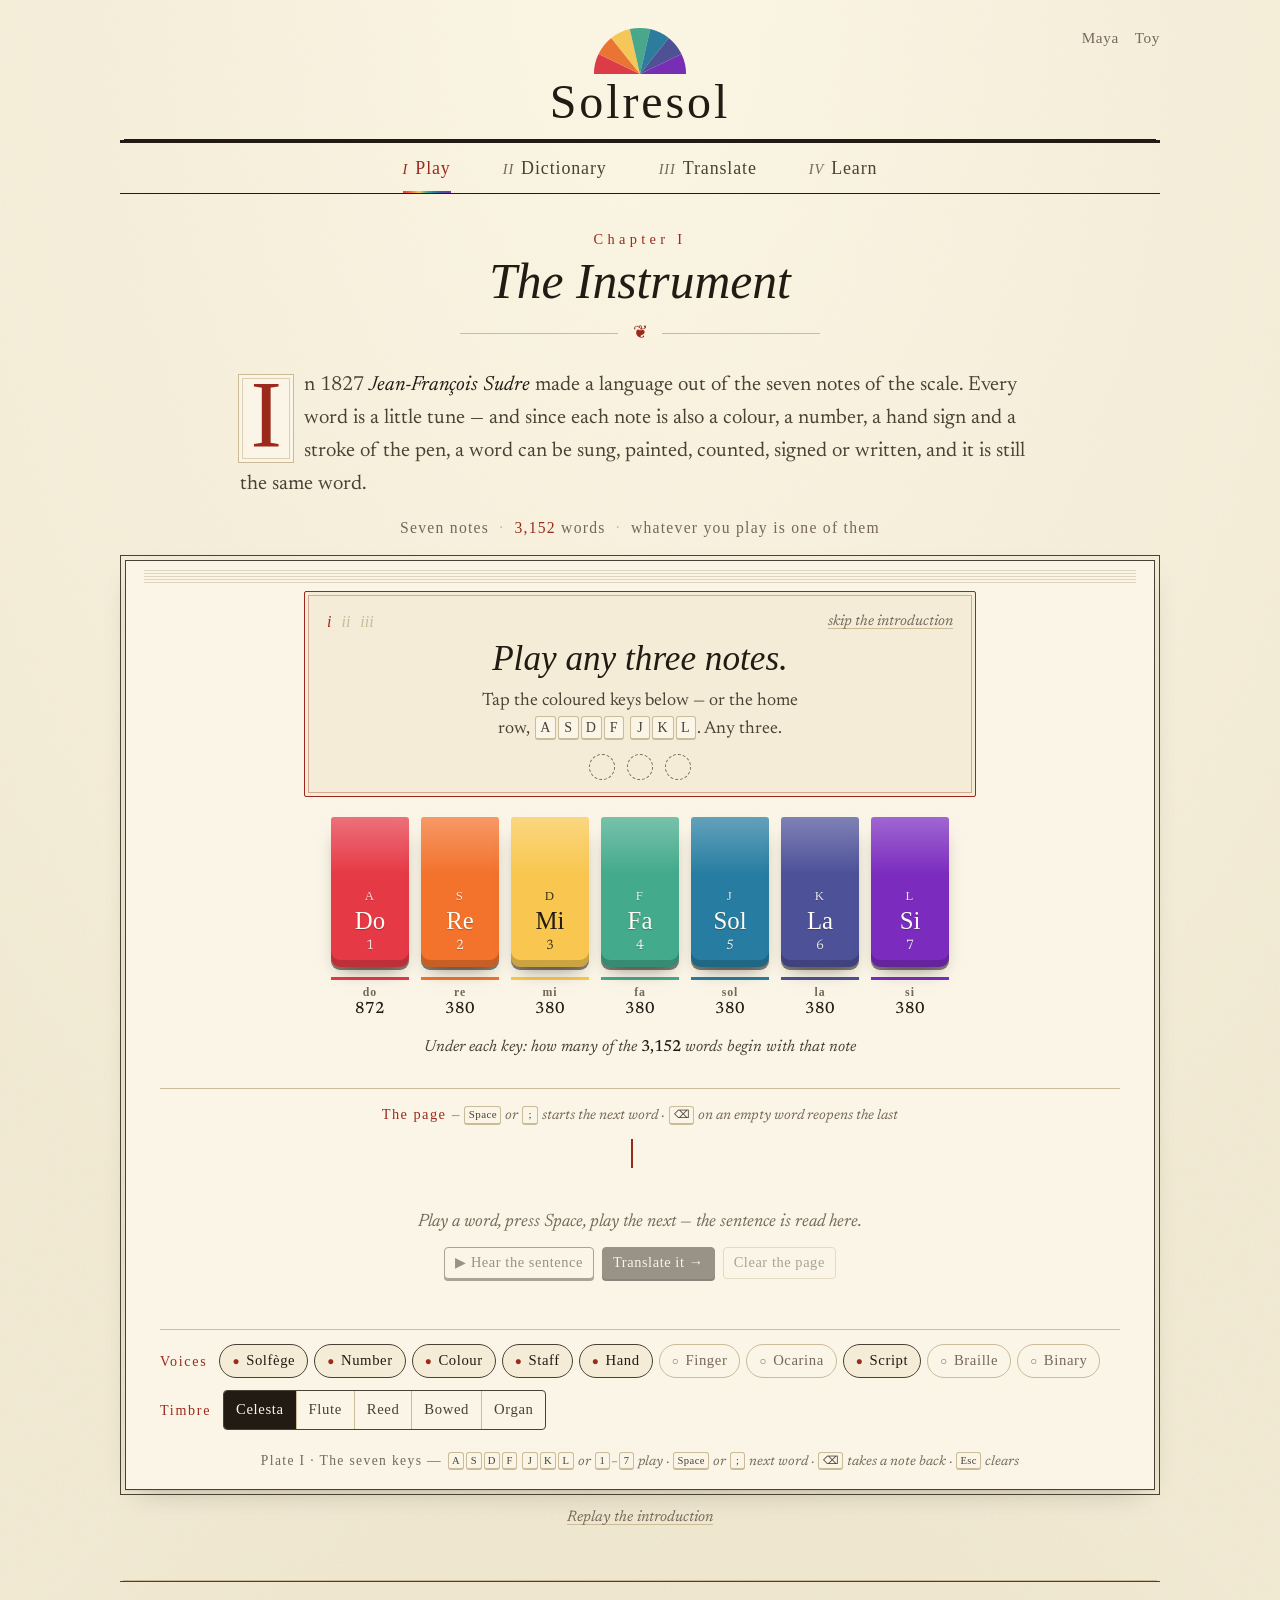
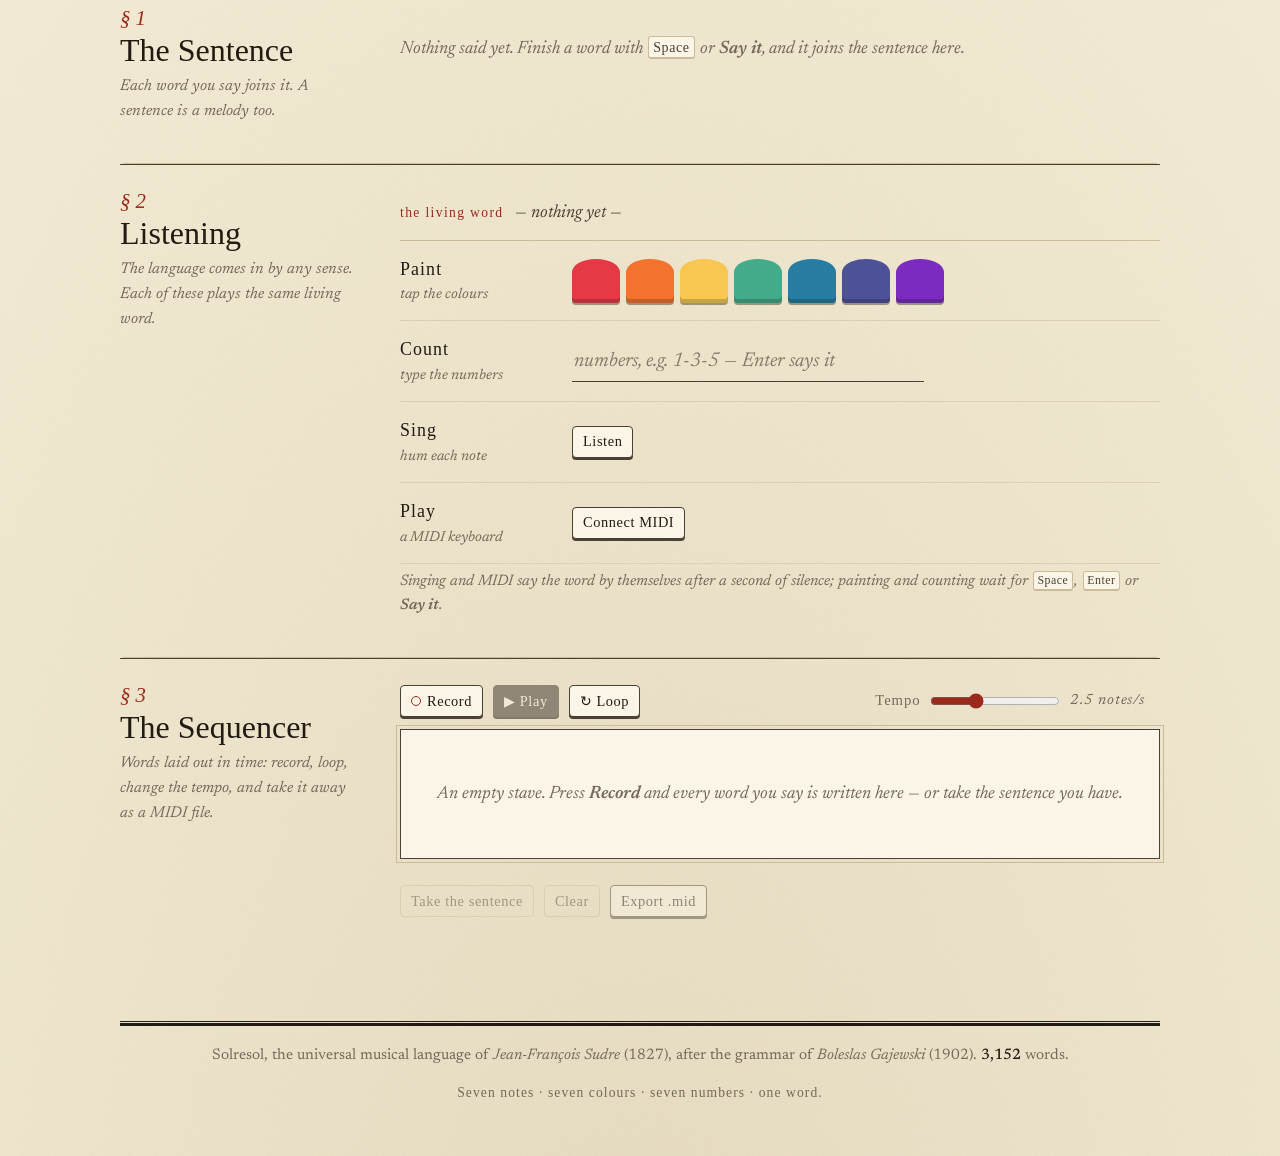
<file: index.html>
<!doctype html>
<html lang="en">
<head>
  <meta charset="utf-8" />
  <meta name="viewport" content="width=device-width, initial-scale=1, viewport-fit=cover" />
  <title>Solresol — the universal musical language</title>
  <meta name="description" content="Solresol, Sudre's 1827 language of seven notes that are also seven colours, numbers and signs. Play it, look up any of its 3,152 words, translate, and learn." />
  
  <link rel="preconnect" href="https://fonts.googleapis.com" />
  <link rel="preconnect" href="https://fonts.gstatic.com" crossorigin />
  <link rel="stylesheet" href="https://fonts.googleapis.com/css2?family=IM+Fell+English:ital@0;1&family=IM+Fell+English+SC&family=Newsreader:ital,opsz,wght@0,6..72,400;0,6..72,500;0,6..72,600;1,6..72,400&display=swap" />
  <link rel="stylesheet" href="./src/styles.css?v=c5b00be221" />
  <link rel="icon" href="data:image/svg+xml,%3Csvg xmlns='http://www.w3.org/2000/svg' viewBox='0 0 14 14'%3E%3Crect x='0' y='1' width='2' height='12' fill='%23e63946'/%3E%3Crect x='2' y='1' width='2' height='12' fill='%23f3722c'/%3E%3Crect x='4' y='1' width='2' height='12' fill='%23f9c74f'/%3E%3Crect x='6' y='1' width='2' height='12' fill='%2343aa8b'/%3E%3Crect x='8' y='1' width='2' height='12' fill='%23277da1'/%3E%3Crect x='10' y='1' width='2' height='12' fill='%234d5198'/%3E%3Crect x='12' y='1' width='2' height='12' fill='%237b2cbf'/%3E%3C/svg%3E" />
  <meta name="theme-color" content="#f4ecd6" />
  <meta property="og:type" content="website" />
  <meta property="og:site_name" content="Solresol" />
  <meta property="og:title" content="Solresol — one word, many voices" />
  <meta property="og:description" content="A language of seven notes that are also seven colours. Build a word, hear it, see it, and watch it become a sentence." />
  <meta name="twitter:card" content="summary" />
</head>
<body>
  <div id="site">
    <noscript><p style="padding:2rem;font:18px Georgia,serif">Solresol is an instrument you play in the browser; it needs JavaScript to sound.</p></noscript>
  </div>
  <script type="module" src="./src/main.js?v=c5b00be221"></script>
</body>
</html>
</file>
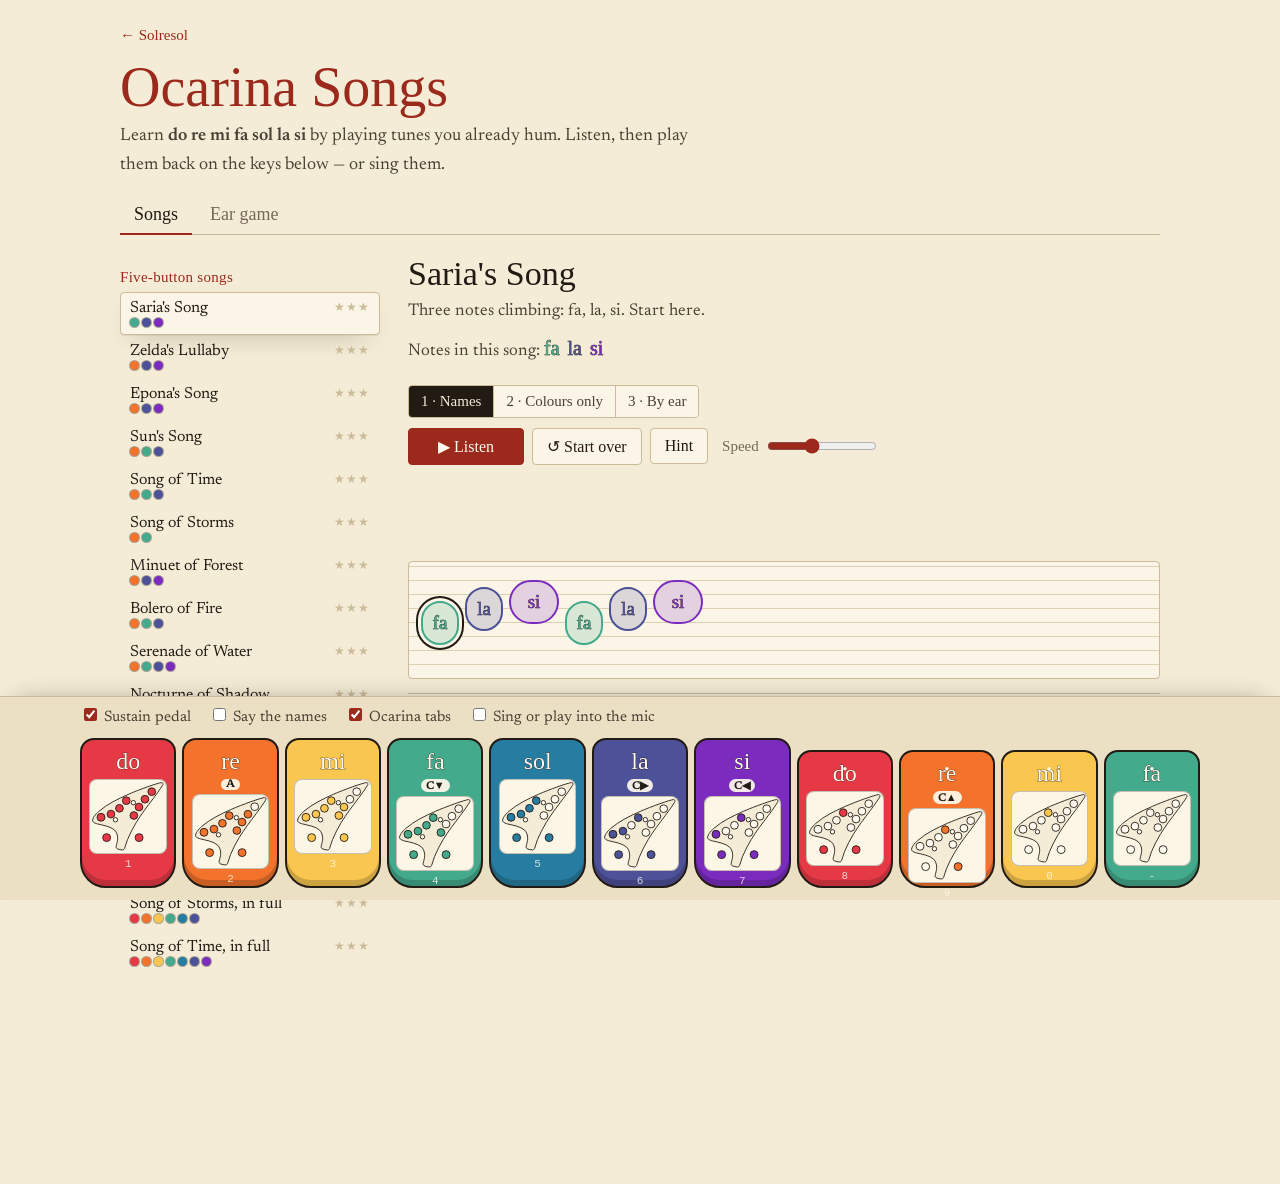
<file: ocarina/index.html>
<!doctype html>
<html lang="en">
<head>
  <meta charset="utf-8" />
  <meta name="viewport" content="width=device-width, initial-scale=1, viewport-fit=cover" />
  <title>Ocarina Songs</title>
  <meta name="description" content="Learn do re mi fa sol la si by playing the ocarina songs you already know." />
  <link rel="preconnect" href="https://fonts.googleapis.com" />
  <link rel="preconnect" href="https://fonts.gstatic.com" crossorigin />
  <link rel="stylesheet" href="https://fonts.googleapis.com/css2?family=IM+Fell+English:ital@0;1&family=IM+Fell+English+SC&family=Newsreader:ital,opsz,wght@0,6..72,400;0,6..72,500;0,6..72,600;1,6..72,400&display=swap" />
  <link rel="stylesheet" href="../src/styles/base.css?v=c5b00be221" />
  <link rel="stylesheet" href="../src/ocarina/ocarina.css?v=c5b00be221" />
  <link rel="icon" href="data:image/svg+xml,%3Csvg xmlns='http://www.w3.org/2000/svg' viewBox='0 0 14 14'%3E%3Crect x='0' y='1' width='2' height='12' fill='%23e63946'/%3E%3Crect x='2' y='1' width='2' height='12' fill='%23f3722c'/%3E%3Crect x='4' y='1' width='2' height='12' fill='%23f9c74f'/%3E%3Crect x='6' y='1' width='2' height='12' fill='%2343aa8b'/%3E%3Crect x='8' y='1' width='2' height='12' fill='%23277da1'/%3E%3Crect x='10' y='1' width='2' height='12' fill='%234d5198'/%3E%3Crect x='12' y='1' width='2' height='12' fill='%237b2cbf'/%3E%3C/svg%3E" />
  <meta name="theme-color" content="#f4ecd6" />
  <meta property="og:type" content="website" />
  <meta property="og:site_name" content="Solresol" />
  <meta property="og:title" content="Ocarina Songs — learn do re mi" />
  <meta property="og:description" content="Learn do re mi fa sol la si by playing the ocarina songs you already know." />
  <meta name="twitter:card" content="summary" />
</head>
<body>
  <header class="oc-head">
    <a class="oc-back" href="../">← Solresol</a>
    <h1>Ocarina Songs</h1>
    <p class="oc-lede">Learn <b>do re mi fa sol la si</b> by playing tunes you already hum. Listen, then play them back on the keys below — or sing them.</p>
    <nav class="oc-tabs" role="tablist">
      <button role="tab" data-tab="songs" aria-selected="true">Songs</button>
      <button role="tab" data-tab="ear" aria-selected="false">Ear game</button>
    </nav>
  </header>

  <main class="oc-main">
    <!-- Songs: pick one, hear it, play it back -->
    <section id="tab-songs" class="oc-songs">
      <aside class="oc-list" aria-label="Songs"></aside>

      <div class="oc-stage">
        <div class="oc-song-head">
          <h2 id="song-title"></h2>
          <p id="song-about"></p>
          <p class="oc-uses">Notes in this song: <span id="song-uses"></span></p>
        </div>

        <div class="oc-modes" role="radiogroup" aria-label="How much to show">
          <button data-mode="read"   role="radio">1 · Names</button>
          <button data-mode="colour" role="radio">2 · Colours only</button>
          <button data-mode="ear"    role="radio">3 · By ear</button>
        </div>

        <div class="oc-controls">
          <button id="listen" class="oc-btn primary">▶ Listen</button>
          <button id="restart" class="oc-btn">↺ Start over</button>
          <button id="hint" class="oc-btn">Hint</button>
          <label class="oc-tempo">Speed <input id="tempo" type="range" min="60" max="160" step="5" value="100" /></label>
        </div>

        <div class="oc-now" aria-live="polite"><span id="now"></span></div>
        <ol class="oc-tiles" id="tiles" aria-label="The melody"></ol>
        <ol class="oc-tabsheet" id="tabsheet" aria-label="The melody as ocarina tabs (12-hole alto C)"></ol>
        <p class="oc-msg" id="msg" aria-live="polite"></p>
      </div>
    </section>

    <!-- Ear game: hear one note, name it -->
    <section id="tab-ear" class="oc-ear" hidden>
      <h2>Which note is that?</h2>
      <p>A note plays. Find it on the keys. You get to hear <b>do</b> first, every round, as a reference.</p>
      <div class="oc-modes" role="radiogroup" aria-label="Which notes">
        <button data-set="five" role="radio">The five ocarina notes</button>
        <button data-set="seven" role="radio">All seven</button>
      </div>
      <div class="oc-controls">
        <button id="ear-play" class="oc-btn primary">▶ Play a note</button>
        <button id="ear-again" class="oc-btn">Hear it again</button>
      </div>
      <div class="oc-now"><span id="ear-now"></span></div>
      <p class="oc-score" id="ear-score"></p>
    </section>
  </main>

  <!-- The instrument, always at hand -->
  <footer class="oc-instrument">
    <div class="oc-options">
      <label><input type="checkbox" id="pedal" checked /> Sustain pedal</label>
      <label><input type="checkbox" id="say" /> Say the names</label>
      <label title="the fingering of a 12-hole alto C ocarina: a filled hole is covered"><input type="checkbox" id="tabs" /> Ocarina tabs</label>
      <label><input type="checkbox" id="mic" /> Sing or play into the mic</label>
      <span class="oc-mic-meter" id="mic-meter" hidden></span>
    </div>
    <div class="oc-keys" id="keys"></div>
  </footer>

  <script type="module" src="../src/ocarina/app.js?v=c5b00be221"></script>
</body>
</html>
</file>
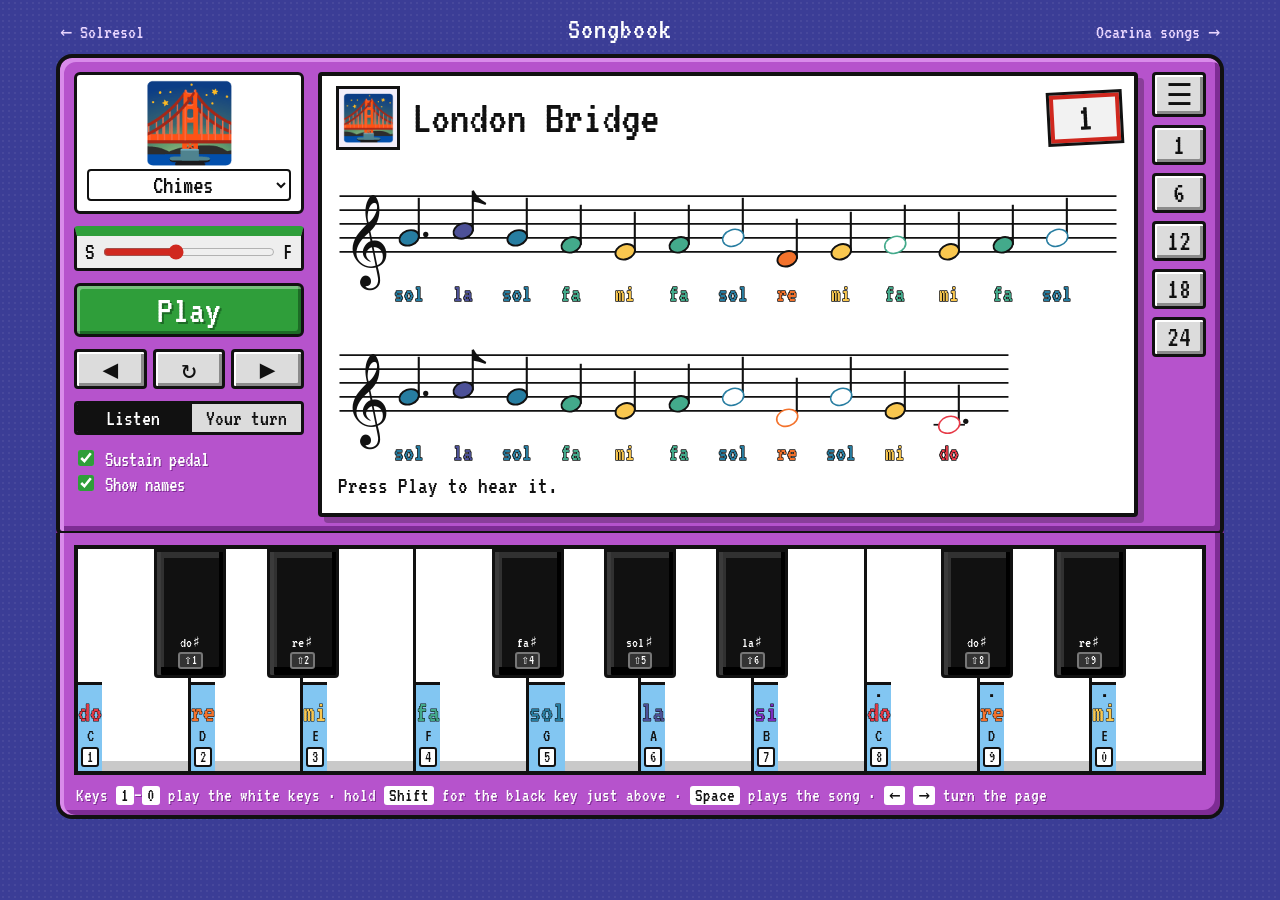
<file: songbook/index.html>
<!doctype html>
<html lang="en">
<head>
  <meta charset="utf-8" />
  <meta name="viewport" content="width=device-width, initial-scale=1, viewport-fit=cover" />
  <title>Songbook</title>
  <meta name="description" content="Twenty-three songs to play on the keys, learning do re mi fa sol la si as you go." />
  <link rel="preconnect" href="https://fonts.googleapis.com" />
  <link rel="preconnect" href="https://fonts.gstatic.com" crossorigin />
  <link rel="stylesheet" href="https://fonts.googleapis.com/css2?family=VT323&display=swap" />
  <link rel="stylesheet" href="../src/songbook/songbook.css?v=c5b00be221" />
  <link rel="icon" href="data:image/svg+xml,%3Csvg xmlns='http://www.w3.org/2000/svg' viewBox='0 0 14 14'%3E%3Crect x='0' y='1' width='2' height='12' fill='%23e63946'/%3E%3Crect x='2' y='1' width='2' height='12' fill='%23f3722c'/%3E%3Crect x='4' y='1' width='2' height='12' fill='%23f9c74f'/%3E%3Crect x='6' y='1' width='2' height='12' fill='%2343aa8b'/%3E%3Crect x='8' y='1' width='2' height='12' fill='%23277da1'/%3E%3Crect x='10' y='1' width='2' height='12' fill='%234d5198'/%3E%3Crect x='12' y='1' width='2' height='12' fill='%237b2cbf'/%3E%3C/svg%3E" />
  <meta name="theme-color" content="#f4ecd6" />
  <meta property="og:type" content="website" />
  <meta property="og:site_name" content="Solresol" />
  <meta property="og:title" content="Songbook — play along in do re mi" />
  <meta property="og:description" content="Twenty-three songs to play on the keys, learning do re mi fa sol la si as you go." />
  <meta name="twitter:card" content="summary" />
</head>
<body>
  <div class="book">
    <header class="top">
      <a href="../">← Solresol</a>
      <span class="brand">Songbook</span>
      <a href="../ocarina/">Ocarina songs →</a>
    </header>

    <main class="console">
      <!-- the player: instrument, speed, play -->
      <aside class="player">
        <div class="card">
          <div class="icon" id="icon" aria-hidden="true"></div>
          <select id="instrument" aria-label="Instrument"></select>
        </div>
        <label class="meter" title="Speed">
          <span>S</span><input id="tempo" type="range" min="50" max="170" step="5" value="100" aria-label="Speed" /><span>F</span>
        </label>
        <button class="play" id="play">Play</button>
        <div class="row">
          <button class="sq" id="prev" aria-label="Previous song">◀</button>
          <button class="sq" id="loop" aria-pressed="false" aria-label="Repeat">↻</button>
          <button class="sq" id="next" aria-label="Next song">▶</button>
        </div>
        <div class="modes" role="radiogroup" aria-label="Mode">
          <button role="radio" data-mode="listen">Listen</button>
          <button role="radio" data-mode="turn">Your turn</button>
        </div>
        <div class="toggles">
          <label><input type="checkbox" id="pedal" checked /> Sustain pedal</label>
          <label><input type="checkbox" id="names" checked /> Show names</label>
        </div>
      </aside>

      <!-- the page of music -->
      <section class="sheet" aria-live="polite">
        <div class="sheet-head">
          <span class="sheet-icon" id="sheet-icon" aria-hidden="true"></span>
          <h1 id="title"></h1>
          <span class="badge" id="number"></span>
        </div>
        <div class="music" id="music"></div>
        <p class="msg" id="msg"></p>
      </section>

      <!-- page tabs, as in a songbook -->
      <nav class="tabs" aria-label="Pages">
        <button id="contents" aria-label="Contents">☰</button>
        <button data-jump="1">1</button>
        <button data-jump="6">6</button>
        <button data-jump="12">12</button>
        <button data-jump="18">18</button>
        <button data-jump="24">24</button>
      </nav>
    </main>

    <div class="keyboard">
      <div class="keys" id="keys"></div>
      <p class="hint">Keys <b>1</b>–<b>0</b> play the white keys · hold <b>Shift</b> for the black key just above · <b>Space</b> plays the song · <b>←</b> <b>→</b> turn the page</p>
    </div>
  </div>

  <dialog id="toc">
    <form method="dialog" class="toc">
      <h2>Table of Contents</h2>
      <ol id="toc-list"></ol>
      <button class="sq close" aria-label="Close">✕</button>
    </form>
  </dialog>

  <script type="module" src="../src/songbook/app.js?v=c5b00be221"></script>
</body>
</html>
</file>
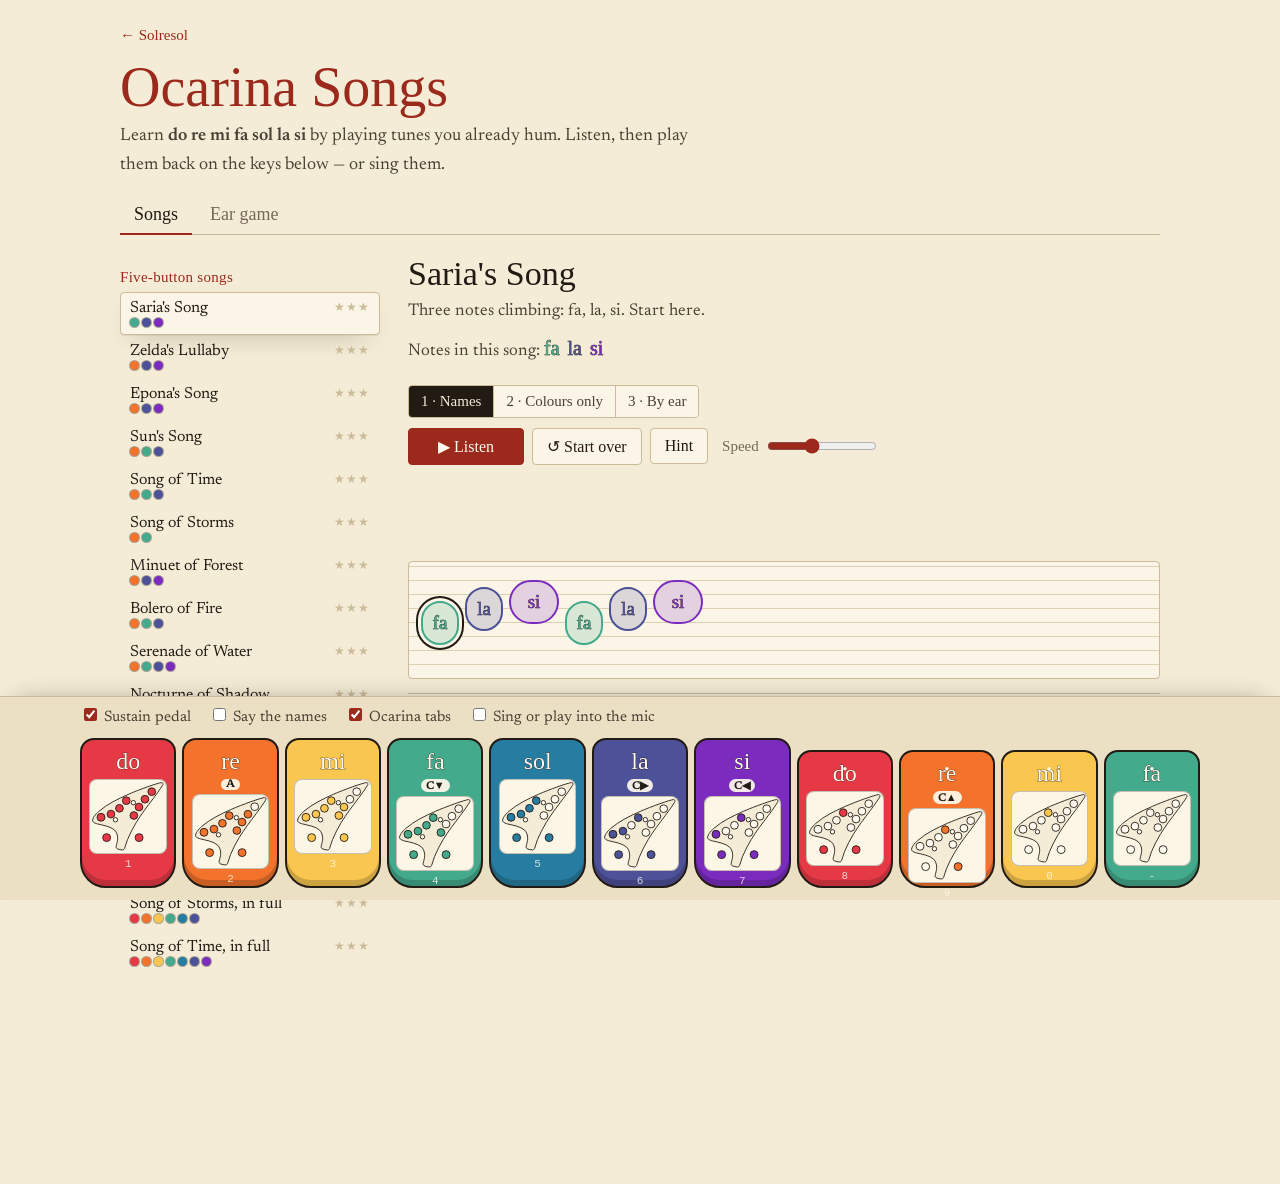
<file: src/ocarina/index.html>
<!doctype html>
<html lang="en">
<head>
  <meta charset="utf-8" />
  <meta name="viewport" content="width=device-width, initial-scale=1, viewport-fit=cover" />
  <title>Ocarina Songs</title>
  <meta name="description" content="Learn do re mi fa sol la si by playing the ocarina songs you already know." />
  <link rel="preconnect" href="https://fonts.googleapis.com" />
  <link rel="preconnect" href="https://fonts.gstatic.com" crossorigin />
  <link rel="stylesheet" href="https://fonts.googleapis.com/css2?family=IM+Fell+English:ital@0;1&family=IM+Fell+English+SC&family=Newsreader:ital,opsz,wght@0,6..72,400;0,6..72,500;0,6..72,600;1,6..72,400&display=swap" />
  <link rel="stylesheet" href="../styles/base.css" />
  <link rel="stylesheet" href="./ocarina.css" />
</head>
<body>
  <header class="oc-head">
    <a class="oc-back" href="../../solresol.html">← Solresol</a>
    <h1>Ocarina Songs</h1>
    <p class="oc-lede">Learn <b>do re mi fa sol la si</b> by playing tunes you already hum. Listen, then play them back on the keys below — or sing them.</p>
    <nav class="oc-tabs" role="tablist">
      <button role="tab" data-tab="songs" aria-selected="true">Songs</button>
      <button role="tab" data-tab="ear" aria-selected="false">Ear game</button>
    </nav>
  </header>

  <main class="oc-main">
    <!-- Songs: pick one, hear it, play it back -->
    <section id="tab-songs" class="oc-songs">
      <aside class="oc-list" aria-label="Songs"></aside>

      <div class="oc-stage">
        <div class="oc-song-head">
          <h2 id="song-title"></h2>
          <p id="song-about"></p>
          <p class="oc-uses">Notes in this song: <span id="song-uses"></span></p>
        </div>

        <div class="oc-modes" role="radiogroup" aria-label="How much to show">
          <button data-mode="read"   role="radio">1 · Names</button>
          <button data-mode="colour" role="radio">2 · Colours only</button>
          <button data-mode="ear"    role="radio">3 · By ear</button>
        </div>

        <div class="oc-controls">
          <button id="listen" class="oc-btn primary">▶ Listen</button>
          <button id="restart" class="oc-btn">↺ Start over</button>
          <button id="hint" class="oc-btn">Hint</button>
          <label class="oc-tempo">Speed <input id="tempo" type="range" min="60" max="160" step="5" value="100" /></label>
        </div>

        <div class="oc-now" aria-live="polite"><span id="now"></span></div>
        <ol class="oc-tiles" id="tiles" aria-label="The melody"></ol>
        <ol class="oc-tabsheet" id="tabsheet" aria-label="The melody as ocarina tabs (12-hole alto C)"></ol>
        <p class="oc-msg" id="msg" aria-live="polite"></p>
      </div>
    </section>

    <!-- Ear game: hear one note, name it -->
    <section id="tab-ear" class="oc-ear" hidden>
      <h2>Which note is that?</h2>
      <p>A note plays. Find it on the keys. You get to hear <b>do</b> first, every round, as a reference.</p>
      <div class="oc-modes" role="radiogroup" aria-label="Which notes">
        <button data-set="five" role="radio">The five ocarina notes</button>
        <button data-set="seven" role="radio">All seven</button>
      </div>
      <div class="oc-controls">
        <button id="ear-play" class="oc-btn primary">▶ Play a note</button>
        <button id="ear-again" class="oc-btn">Hear it again</button>
      </div>
      <div class="oc-now"><span id="ear-now"></span></div>
      <p class="oc-score" id="ear-score"></p>
    </section>
  </main>

  <!-- The instrument, always at hand -->
  <footer class="oc-instrument">
    <div class="oc-options">
      <label><input type="checkbox" id="pedal" checked /> Sustain pedal</label>
      <label><input type="checkbox" id="say" /> Say the names</label>
      <label title="the fingering of a 12-hole alto C ocarina: a filled hole is covered"><input type="checkbox" id="tabs" /> Ocarina tabs</label>
      <label><input type="checkbox" id="mic" /> Sing or play into the mic</label>
      <span class="oc-mic-meter" id="mic-meter" hidden></span>
    </div>
    <div class="oc-keys" id="keys"></div>
  </footer>

  <script type="module" src="./app.js"></script>
</body>
</html>
</file>
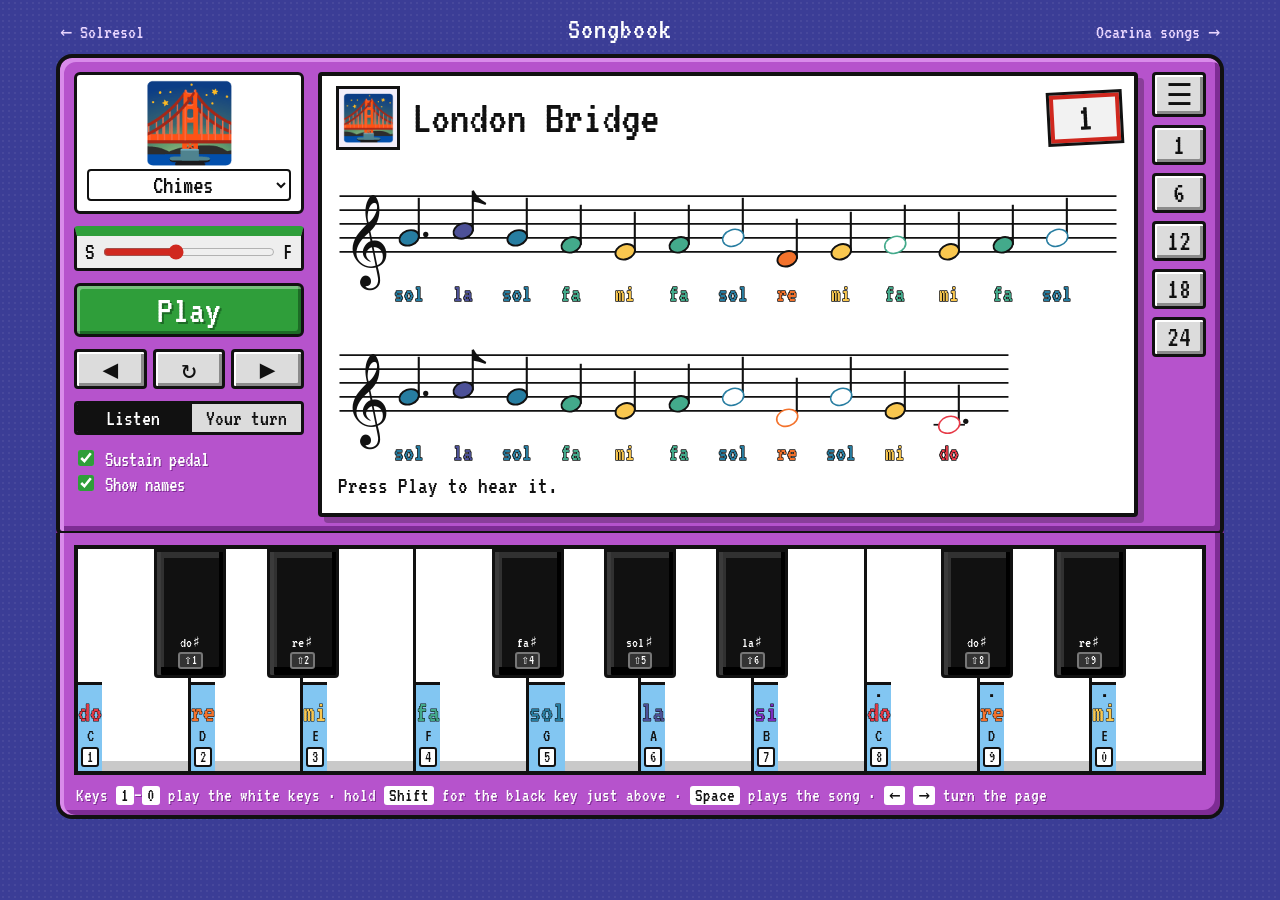
<file: src/songbook/index.html>
<!doctype html>
<html lang="en">
<head>
  <meta charset="utf-8" />
  <meta name="viewport" content="width=device-width, initial-scale=1, viewport-fit=cover" />
  <title>Songbook</title>
  <meta name="description" content="Twenty-three songs to play on the keys, learning do re mi fa sol la si as you go." />
  <link rel="preconnect" href="https://fonts.googleapis.com" />
  <link rel="preconnect" href="https://fonts.gstatic.com" crossorigin />
  <link rel="stylesheet" href="https://fonts.googleapis.com/css2?family=VT323&display=swap" />
  <link rel="stylesheet" href="./songbook.css" />
</head>
<body>
  <div class="book">
    <header class="top">
      <a href="../../solresol.html">← Solresol</a>
      <span class="brand">Songbook</span>
      <a href="../ocarina/">Ocarina songs →</a>
    </header>

    <main class="console">
      <!-- the player: instrument, speed, play -->
      <aside class="player">
        <div class="card">
          <div class="icon" id="icon" aria-hidden="true"></div>
          <select id="instrument" aria-label="Instrument"></select>
        </div>
        <label class="meter" title="Speed">
          <span>S</span><input id="tempo" type="range" min="50" max="170" step="5" value="100" aria-label="Speed" /><span>F</span>
        </label>
        <button class="play" id="play">Play</button>
        <div class="row">
          <button class="sq" id="prev" aria-label="Previous song">◀</button>
          <button class="sq" id="loop" aria-pressed="false" aria-label="Repeat">↻</button>
          <button class="sq" id="next" aria-label="Next song">▶</button>
        </div>
        <div class="modes" role="radiogroup" aria-label="Mode">
          <button role="radio" data-mode="listen">Listen</button>
          <button role="radio" data-mode="turn">Your turn</button>
        </div>
        <div class="toggles">
          <label><input type="checkbox" id="pedal" checked /> Sustain pedal</label>
          <label><input type="checkbox" id="names" checked /> Show names</label>
        </div>
      </aside>

      <!-- the page of music -->
      <section class="sheet" aria-live="polite">
        <div class="sheet-head">
          <span class="sheet-icon" id="sheet-icon" aria-hidden="true"></span>
          <h1 id="title"></h1>
          <span class="badge" id="number"></span>
        </div>
        <div class="music" id="music"></div>
        <p class="msg" id="msg"></p>
      </section>

      <!-- page tabs, as in a songbook -->
      <nav class="tabs" aria-label="Pages">
        <button id="contents" aria-label="Contents">☰</button>
        <button data-jump="1">1</button>
        <button data-jump="6">6</button>
        <button data-jump="12">12</button>
        <button data-jump="18">18</button>
        <button data-jump="24">24</button>
      </nav>
    </main>

    <div class="keyboard">
      <div class="keys" id="keys"></div>
      <p class="hint">Keys <b>1</b>–<b>0</b> play the white keys · hold <b>Shift</b> for the black key just above · <b>Space</b> plays the song · <b>←</b> <b>→</b> turn the page</p>
    </div>
  </div>

  <dialog id="toc">
    <form method="dialog" class="toc">
      <h2>Table of Contents</h2>
      <ol id="toc-list"></ol>
      <button class="sq close" aria-label="Close">✕</button>
    </form>
  </dialog>

  <script type="module" src="./app.js"></script>
</body>
</html>
</file>
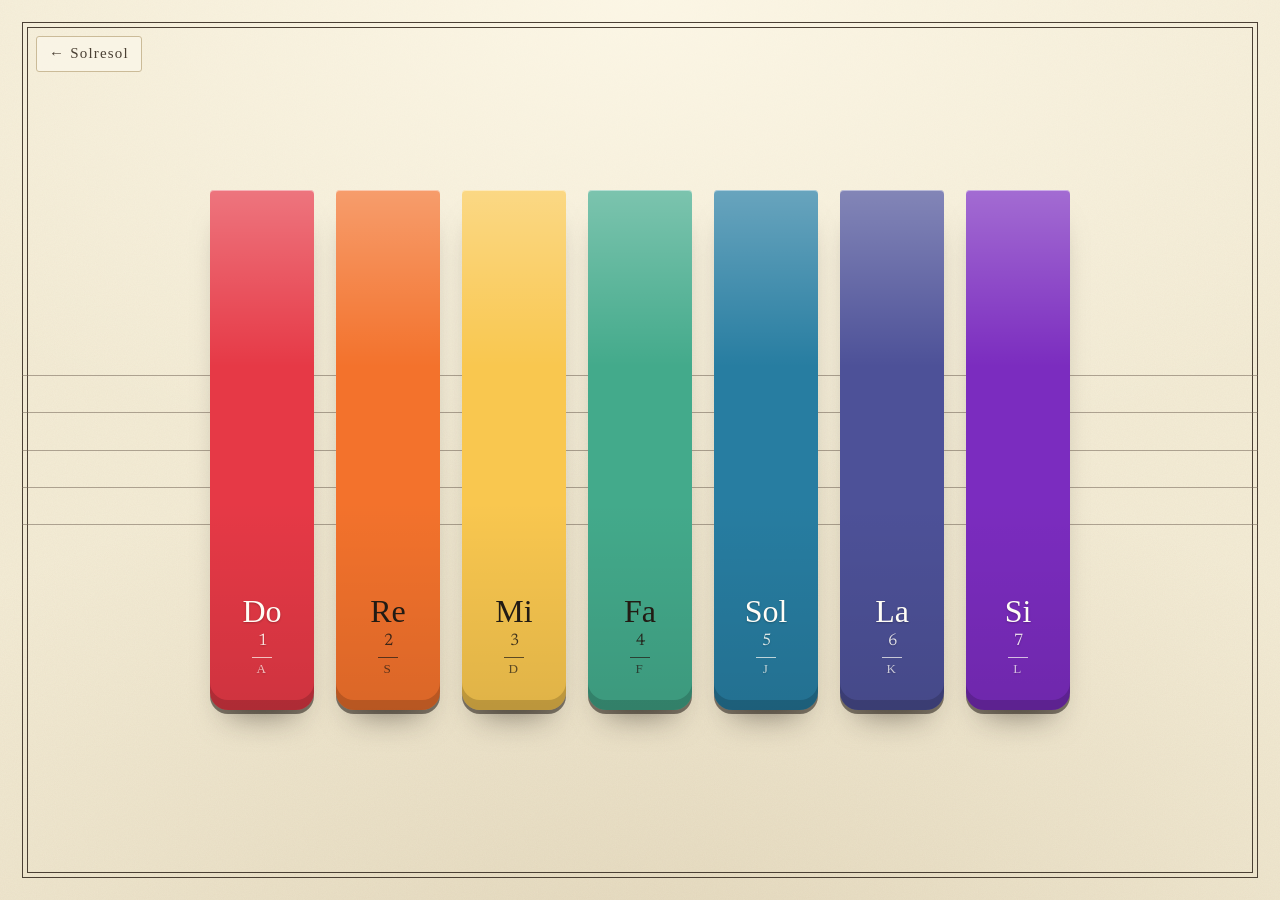
<file: toy.html>
<!doctype html>
<html lang="en">
<head>
  <meta charset="utf-8" />
  <meta name="viewport" content="width=device-width, initial-scale=1, maximum-scale=1, user-scalable=no" />
  <meta name="apple-mobile-web-app-capable" content="yes" />
  <title>Solresol — play</title>
  
  <link rel="preconnect" href="https://fonts.googleapis.com" />
  <link rel="preconnect" href="https://fonts.gstatic.com" crossorigin />
  <link rel="stylesheet" href="https://fonts.googleapis.com/css2?family=IM+Fell+English:ital@0;1&family=IM+Fell+English+SC&family=Newsreader:ital,opsz,wght@0,6..72,400;1,6..72,400&display=swap" />
  <style>
/* The toy — seven keys on a sheet of engraving paper. The same book as the
   app (src/styles/base.css): paper, iron-gall ink, hairline staff rules;
   the seven note colours are the only bright things, so every splash of
   colour is a note you just played. Joy by touch, not by decoration. */

:root {
  --paper:        #f4ecd6;
  --paper-raised: #faf5e6;
  --ink:          #221b14;
  --ink-2:        #4b4034;
  --ink-3:        #76685a;
  --rule:         #cbbb98;
  --rubric:       #9c2a1c;
  --display: 'IM Fell English', 'Iowan Old Style', 'Palatino Linotype', Palatino, Georgia, serif;
  --sc:      'IM Fell English SC', 'IM Fell English', 'Palatino Linotype', Georgia, serif;
  --text:    'Newsreader', 'Iowan Old Style', 'Palatino Linotype', Georgia, serif;
  color-scheme: light;
}

* { box-sizing: border-box; }
html, body { margin: 0; height: 100%; background: var(--paper); overflow: hidden; }
body {
  font: 16px/1.4 var(--text);
  -webkit-font-smoothing: antialiased;
  overscroll-behavior: none;
  touch-action: none;
  color: var(--ink);
}

.toy-surface {
  position: fixed; inset: 0;
  display: grid; place-items: center;
  background-color: var(--paper);
  background-image:
    radial-gradient(120% 90% at 50% 0%, rgba(255, 250, 235, .75), transparent 60%),
    radial-gradient(140% 120% at 50% 115%, rgba(150, 120, 70, .18), transparent 55%),
    url("data:image/svg+xml,%3Csvg xmlns='http://www.w3.org/2000/svg' width='220' height='220'%3E%3Cfilter id='n'%3E%3CfeTurbulence type='fractalNoise' baseFrequency='.9' numOctaves='2' stitchTiles='stitch'/%3E%3CfeColorMatrix values='0 0 0 0 .35 0 0 0 0 .27 0 0 0 0 .15 0 0 0 .07 0'/%3E%3C/filter%3E%3Crect width='100%25' height='100%25' filter='url(%23n)'/%3E%3C/svg%3E");
}
/* the plate: a double hairline frame, as round a figure in an old book */
.toy-surface::before {
  content: ""; position: absolute; pointer-events: none;
  inset: clamp(10px, 2.2vw, 22px);
  border: 1px solid var(--ink-2);
  outline: 1px solid var(--ink-2); outline-offset: -6px;
}

/* a watercolour wash that blooms in the last note's colour */
.toy-glow {
  position: absolute; inset: 0;
  opacity: 0; transition: opacity 1.1s ease, background 0.7s ease;
  pointer-events: none; filter: blur(30px);
}

/* the staff: five hairlines running behind the keys */
.toy-staff {
  position: absolute; left: clamp(10px, 2.2vw, 22px); right: clamp(10px, 2.2vw, 22px);
  top: 50%; height: min(22vh, 150px); transform: translateY(-50%);
  pointer-events: none;
  --l: linear-gradient(var(--ink-3), var(--ink-3));
  background:
    var(--l) 0 0 / 100% 1px no-repeat, var(--l) 0 25% / 100% 1px no-repeat,
    var(--l) 0 50% / 100% 1px no-repeat, var(--l) 0 75% / 100% 1px no-repeat,
    var(--l) 0 100% / 100% 1px no-repeat;
  opacity: .55;
}

.toy-keys {
  position: relative; z-index: 1;
  display: flex; gap: clamp(8px, 1.8vw, 22px);
  width: min(88vw, 860px); height: min(62vh, 520px);
}

.toy-key {
  --c: #888; --peak: 1.06; --glow: 60px;
  flex: 1; min-width: 0; height: 100%;
  border: none; border-radius: 4px 4px clamp(10px, 1.6vw, 18px) clamp(10px, 1.6vw, 18px);
  cursor: pointer; position: relative; overflow: visible;
  color: #fffdf6;
  font: inherit;
  /* a slab of pigment with the light of the page on its top edge */
  background:
    linear-gradient(180deg, rgba(255, 255, 255, .30), rgba(255, 255, 255, 0) 34%),
    linear-gradient(180deg, transparent 60%, rgba(0, 0, 0, .10)),
    var(--c);
  box-shadow:
    inset 0 1px 0 rgba(255, 255, 255, .45),
    inset 0 -10px 0 rgba(0, 0, 0, .16),
    0 4px 0 rgba(34, 27, 20, .55),
    0 22px 32px -18px rgba(34, 27, 20, .55);
  transition:
    transform 0.55s cubic-bezier(.2, 1.35, .35, 1),   /* soft spring */
    filter 0.35s ease, box-shadow 0.35s ease;
  will-change: transform, filter;
  -webkit-tap-highlight-color: transparent;
}
.toy-key--light { color: var(--ink); }
.toy-key:focus-visible { outline: 2px solid var(--rubric); outline-offset: 4px; }

/* a slow breath of the key's own colour on the paper, so it feels alive */
.toy-key::after {
  content: ""; position: absolute; inset: 0; border-radius: inherit;
  opacity: 0; pointer-events: none;
  box-shadow: 0 14px 40px -10px var(--c);
  animation: toy-breathe 5.5s ease-in-out infinite;
  animation-delay: var(--brk, 0s);
}
@keyframes toy-breathe {
  0%, 100% { opacity: 0.25; }
  50%      { opacity: 0.7; }
}

.toy-key--on {
  transform: scale(var(--peak)) translateY(-2%);
  filter: brightness(1.08) saturate(1.1);
  box-shadow:
    inset 0 1px 0 rgba(255, 255, 255, .55),
    inset 0 -6px 0 rgba(0, 0, 0, .14),
    0 2px 0 rgba(34, 27, 20, .45),
    0 0 0 3px var(--paper-raised),
    0 0 0 4px var(--ink-2),
    0 0 var(--glow) -6px var(--c),
    0 0 calc(var(--glow) * 2) -18px var(--c);   /* colour bleeding into the paper */
  z-index: 2;
}

.toy-label {
  position: absolute; left: 0; right: 0; bottom: 6%;
  display: flex; flex-direction: column; align-items: center; gap: .1em;
  text-align: center; pointer-events: none;
}
.toy-key:not(.toy-key--light) .toy-label { text-shadow: 0 1px 2px rgba(0, 0, 0, .25); }
.toy-note {
  font-family: var(--display); font-size: clamp(1.05rem, 3.4vw, 2rem); line-height: 1.05;
}
.toy-num {
  font-family: var(--text); font-size: clamp(.8rem, 1.8vw, 1.05rem);
  font-variant-numeric: oldstyle-nums; opacity: .85;
}
.toy-key-hint {
  font-family: var(--sc); font-size: clamp(.62rem, 1.3vw, .82rem);
  letter-spacing: .12em; opacity: .7;
  border-top: 1px solid currentColor; padding-top: .2em; margin-top: .15em; min-width: 1.6em;
}

/* a ring of colour blooming out of the point of contact */
.toy-ripple {
  position: absolute; left: 50%; top: 42%;
  width: 46%; aspect-ratio: 1; margin-left: -23%;
  border-radius: 50%;
  background: radial-gradient(circle, color-mix(in srgb, var(--c) 45%, white) 0%, transparent 62%);
  transform: scale(0.2); opacity: 0.6;
  animation: toy-ripple 0.8s ease-out forwards;
  pointer-events: none; mix-blend-mode: screen;
}
@keyframes toy-ripple { to { transform: scale(2.6); opacity: 0; } }

@media (max-width: 520px) {
  .toy-keys { width: calc(100vw - 44px); gap: 5px; height: min(58vh, 480px); }
  .toy-key-hint { display: none; }   /* no keyboard on a phone */
  /* narrow keys stand close: keep the bloom from muddying the neighbours */
  .toy-key--on {
    box-shadow:
      inset 0 1px 0 rgba(255, 255, 255, .55), inset 0 -6px 0 rgba(0, 0, 0, .14),
      0 0 0 2px var(--paper-raised), 0 0 0 3px var(--ink-2),
      0 18px 40px -14px var(--c);
  }
}

@media (prefers-reduced-motion: reduce) {
  .toy-key { transition: filter 0.2s, box-shadow 0.2s; }
  .toy-key--on { transform: none; }
  .toy-key::after, .toy-ripple { animation: none; }
}

  </style>
  <link rel="icon" href="data:image/svg+xml,%3Csvg xmlns='http://www.w3.org/2000/svg' viewBox='0 0 14 14'%3E%3Crect x='0' y='1' width='2' height='12' fill='%23e63946'/%3E%3Crect x='2' y='1' width='2' height='12' fill='%23f3722c'/%3E%3Crect x='4' y='1' width='2' height='12' fill='%23f9c74f'/%3E%3Crect x='6' y='1' width='2' height='12' fill='%2343aa8b'/%3E%3Crect x='8' y='1' width='2' height='12' fill='%23277da1'/%3E%3Crect x='10' y='1' width='2' height='12' fill='%234d5198'/%3E%3Crect x='12' y='1' width='2' height='12' fill='%237b2cbf'/%3E%3C/svg%3E" />
  <meta name="description" content="Seven keys, seven notes, seven colours. Play Solresol with nothing to learn first." />
  <meta name="theme-color" content="#f4ecd6" />
  <meta property="og:type" content="website" />
  <meta property="og:site_name" content="Solresol" />
  <meta property="og:title" content="Solresol — seven keys" />
  <meta property="og:description" content="Seven keys, seven notes, seven colours. Play Solresol with nothing to learn first." />
  <meta name="twitter:card" content="summary" />
  <style>.solresol-home{font:400 15px/1 'IM Fell English SC','IM Fell English','Palatino Linotype',Palatino,Georgia,serif;letter-spacing:.08em;color:#4b4034;text-decoration:none;display:inline-flex;align-items:center;gap:.4em;min-height:36px;padding:8px 12px 9px;border:1px solid #cbbb98;border-radius:3px;background:rgba(250,245,230,.92)}.solresol-home:hover,.solresol-home:focus-visible{color:#9c2a1c;border-color:#4b4034}.solresol-home:focus-visible{outline:2px solid #9c2a1c;outline-offset:3px}.solresol-home-bar{max-width:var(--home-measure,900px);margin:0 auto;padding:14px clamp(16px,4vw,32px) 0}.solresol-home-bar .solresol-home{border:0;border-bottom:1px solid #cbbb98;border-radius:0;background:none;padding:8px 2px 7px}.solresol-home-bar .solresol-home:hover{border-bottom-color:#9c2a1c}.solresol-home-float{position:fixed;z-index:10;top:max(calc(clamp(10px,2.2vw,22px) + 14px),env(safe-area-inset-top));left:calc(clamp(10px,2.2vw,22px) + 14px)}</style>
</head>
<body>
<div class="solresol-home-float"><a class="solresol-home" href="./index.html">← Solresol</a></div>
  <main id="toy"></main>
  <script>
(function () {
'use strict';
// === dictionary/notes.js ===
// The seven notes — the atoms of Solresol.
//
// This is the one place their facts live: name, number, colour, pitch,
// braille dots, and staff step. Colours follow the canonical rainbow
// (do = red … si = violet). See docs/SOLRESOL_MASTER.md. Text written in a
// note's colour uses this exact colour — the same as its key — and gets its
// legibility from an ink edge in CSS (.nt), never from a darker shade.

const NOTES = [
  { name: 'do',  num: 1, color: '#e63946', freq: 261.63, braille: '⠁', step: 0 },
  { name: 're',  num: 2, color: '#f3722c', freq: 293.66, braille: '⠂', step: 1 },
  { name: 'mi',  num: 3, color: '#f9c74f', freq: 329.63, braille: '⠃', step: 2 },
  { name: 'fa',  num: 4, color: '#43aa8b', freq: 349.23, braille: '⠄', step: 3 },
  { name: 'sol', num: 5, color: '#277da1', freq: 392.00, braille: '⠅', step: 4 },
  { name: 'la',  num: 6, color: '#4d5198', freq: 440.00, braille: '⠆', step: 5 },
  { name: 'si',  num: 7, color: '#7b2cbf', freq: 493.88, braille: '⠇', step: 6 },
];

const BY_NAME = new Map(NOTES.map(n => [n.name, n]));
const BY_NUM  = new Map(NOTES.map(n => [n.num, n]));

const NOTE_NAMES = NOTES.map(n => n.name);

const note         = (name) => BY_NAME.get(String(name).toLowerCase()) || null;
const noteByNumber = (num)  => BY_NUM.get(Number(num)) || null;
const isNote       = (name) => BY_NAME.has(String(name).toLowerCase());

// Read a written word back into its notes: "Domisol" → ['do','mi','sol'].
const parse = (text) =>
  String(text).toLowerCase().match(/do|re|mi|fa|sol|la|si/g) || [];

// Capitalize the first letter — the canonical way to show a syllable.
const cap = (s) => (s ? s[0].toUpperCase() + s.slice(1) : s);

// The ear, part one: a heard pitch → the nearest note. Used by tone-in.
function nearestByFrequency(freq) {
  if (!freq || freq <= 0) return null;
  let best = NOTES[0], bestDist = Infinity;
  for (const n of NOTES) {
    const dist = Math.abs(Math.log2(freq / n.freq));   // distance in octaves
    if (dist < bestDist) { bestDist = dist; best = n; }
  }
  return best.name;
}

// The ear, part two: a MIDI key → a note. White keys map straight through
// (C→do … B→si); black keys snap down to the nearest white key.
const WHITE = [0, 2, 4, 5, 7, 9, 11];               // semitone of do..si within an octave
function noteFromMidi(midi) {
  const pc = ((midi % 12) + 12) % 12;
  let idx = WHITE.indexOf(pc);
  if (idx === -1) idx = WHITE.indexOf(pc - 1);       // snap a black key down
  return idx === -1 ? null : NOTES[idx].name;
}

// === ui/keymap.js ===
// Home-row entry — play Solresol like an instrument and a typewriter.
//
// Left hand  A S D F  and right hand  J K L  play the seven notes;
// Space (or ;, or Enter) finishes a word, like a typewriter space between
// words. Pure data + lookups, so the mapping is tested on its own.
//
//   A S D F   J K L
//   do re mi fa sol la si

const KEY_TO_NOTE = {
  a: 'do', s: 're', d: 'mi', f: 'fa', j: 'sol', k: 'la', l: 'si',
};

const NOTE_TO_KEY = Object.fromEntries(
  Object.entries(KEY_TO_NOTE).map(([k, n]) => [n, k])
);

const COMMIT_KEYS = [' ', ';', 'Enter'];

const noteForKey  = (key)  => KEY_TO_NOTE[String(key).toLowerCase()] || null;
const keyForNote  = (note) => NOTE_TO_KEY[String(note).toLowerCase()] || null;
const isCommitKey = (key)  => COMMIT_KEYS.includes(key);

// === toy/voice.model.js ===
// The "weight" of a note — the tunable, testable heart of the toy's feel.
//
// Low notes are heavier: they swell a little slower, ring a little longer,
// and sit a touch louder. High notes are lighter and quicker. Pure math on
// the note's scale step (0 = do … 6 = si), so the feel is tuned by tests,
// not by ear-in-the-browser.

function voiceParams(step) {
  const s = Math.max(0, Math.min(6, Number(step) || 0));
  const low = 6 - s;                 // 6 at do … 0 at si
  return {
    attack:  0.02 + low * 0.006,     // seconds — low notes bloom slower
    release: 0.55 + low * 0.13,      // seconds — low notes have a longer tail
    gain:    0.30 - s * 0.014,       // low notes a touch louder
    cutoff:  900 + s * 700,          // brighter filter as pitch rises
    detune:  7,                      // cents of chorus for warmth
  };
}

// === toy/synth.js ===
// The toy's voice — warm, sustained, alive.
//
// Two slightly-detuned oscillators through a soft envelope and a lowpass,
// into a shared reverb so it feels like a room, not a test tone. A note
// starts when touched and rings on until released, breathing gently. This
// is browser-only (Web Audio); the tunable "weight" lives in voice.model.

let ctx, master;

/* phones: sound only starts from a touch, and iPhones mute web audio on the
   silent switch unless the page plays as media. Unlock on every touch. */
const SILENT_WAV="[data-uri]";
let silentTag=null, primed=false;
function unlockAudio(){
  try{ if(navigator.audioSession) navigator.audioSession.type="playback"; }catch(e){}
  if(!navigator.audioSession && !silentTag && /iPhone|iPad|iPod/.test(navigator.userAgent)){
    silentTag=new Audio(SILENT_WAV); silentTag.loop=true; silentTag.volume=0.01; silentTag.setAttribute("playsinline","");
  }
  if(silentTag) silentTag.play().catch(()=>{});
  const a=audio();
  if(a.state!=="running") a.resume().catch(()=>{});
  if(!primed){ const s=a.createBufferSource(); s.buffer=a.createBuffer(1,1,22050); s.connect(a.destination); s.start(0); primed=true; }
}
["pointerdown","touchend","keydown"].forEach(ev=>window.addEventListener(ev,unlockAudio,{capture:true,passive:true}));
document.addEventListener("visibilitychange",()=>{
  if(document.visibilityState==="visible" && ctx && ctx.state!=="running") ctx.resume().catch(()=>{});
  if(document.visibilityState==="hidden" && silentTag) silentTag.pause();
});

function audio() {
  if (ctx) return ctx;
  ctx = new (window.AudioContext || window.webkitAudioContext)();
  master = ctx.createGain();
  master.gain.value = 0.85;

  // a small generated room
  const verb = ctx.createConvolver();
  verb.buffer = impulse(ctx, 1.8, 2.4);
  const wet = ctx.createGain(); wet.gain.value = 0.25;
  const dry = ctx.createGain(); dry.gain.value = 0.9;

  master.connect(dry).connect(ctx.destination);
  master.connect(verb); verb.connect(wet).connect(ctx.destination);
  return ctx;
}

function impulse(ac, seconds, decay) {
  const len = ac.sampleRate * seconds;
  const buf = ac.createBuffer(2, len, ac.sampleRate);
  for (let ch = 0; ch < 2; ch++) {
    const d = buf.getChannelData(ch);
    for (let i = 0; i < len; i++) d[i] = (Math.random() * 2 - 1) * Math.pow(1 - i / len, decay);
  }
  return buf;
}

// Start a note (do–si), return a handle you stop() on release.
function voiceOn(note) {
  const ac = audio();
  if (ac.state !== 'running') ac.resume().catch(() => {});
  const p = voiceParams(note.step);
  const t = ac.currentTime;

  const g = ac.createGain();
  g.gain.setValueAtTime(0.0001, t);
  g.gain.exponentialRampToValueAtTime(p.gain, t + p.attack);         // soft swell, no click

  const lp = ac.createBiquadFilter();
  lp.type = 'lowpass'; lp.frequency.value = p.cutoff + note.freq * 2;

  const o1 = ac.createOscillator(); o1.type = 'sine';     o1.frequency.value = note.freq;
  const o2 = ac.createOscillator(); o2.type = 'triangle'; o2.frequency.value = note.freq; o2.detune.value = p.detune;

  // a gentle breath while held
  const lfo = ac.createOscillator(); lfo.frequency.value = 5;
  const lfoG = ac.createGain(); lfoG.gain.value = 3;
  lfo.connect(lfoG); lfoG.connect(o1.detune); lfoG.connect(o2.detune);

  o1.connect(g); o2.connect(g); g.connect(lp); lp.connect(master);
  o1.start(t); o2.start(t); lfo.start(t + 0.08);

  return {
    stop() {
      const now = ac.currentTime;
      const cur = g.gain.value;
      g.gain.cancelScheduledValues(now);
      g.gain.setValueAtTime(Math.max(0.0001, cur), now);
      g.gain.exponentialRampToValueAtTime(0.0001, now + p.release);  // warm tail
      const end = now + p.release + 0.05;
      o1.stop(end); o2.stop(end); lfo.stop(end);
    },
  };
}

// === toy/toy.js ===
// The toy — seven keys you mash to feel them respond. No meaning, no gate,
// no score, nothing to fail. Touch, hold, sweep. It just sings back.

const LIGHT_NOTES = new Set(['re', 'mi', 'fa']);

function mountToy(root) {
  root.classList.add('toy-surface');
  root.innerHTML = `<div class="toy-glow"></div><div class="toy-staff" aria-hidden="true"></div><div class="toy-keys"></div>`;
  const glow = root.querySelector('.toy-glow');
  const keysEl = root.querySelector('.toy-keys');

  const keyEls = {};
  for (const n of NOTES) {
    const el = document.createElement('button');
    // pale pigments (re, mi, fa) carry ink lettering; the deep ones carry paper
    el.className = 'toy-key' + (LIGHT_NOTES.has(n.name) ? ' toy-key--light' : '');
    el.setAttribute('aria-label', cap(n.name));
    el.dataset.note = n.name;
    el.style.setProperty('--c', n.color);
    // low notes bloom bigger & glow more (weight); high notes lighter
    const weight = (6 - n.step);
    el.style.setProperty('--peak', (1.05 + weight * 0.012).toFixed(3));
    el.style.setProperty('--glow', (55 + weight * 8) + 'px');
    el.style.setProperty('--brk', (n.step * 0.55) + 's');   // breathe offset
    el.innerHTML =
      `<span class="toy-label">` +
        `<span class="toy-note">${cap(n.name)}</span>` +
        `<span class="toy-num">${n.num}</span>` +
        `<span class="toy-key-hint">${(keyForNote(n.name) || '').toUpperCase()}</span>` +
      `</span>`;
    keysEl.appendChild(el);
    keyEls[n.name] = el;
  }

  // ── voices held per pointer (multi-touch) and per keyboard key ──
  const byPointer = new Map();   // pointerId → { name, voice }
  const byKey = new Map();       // note name → voice (keyboard)

  function on(name) {
    const el = keyEls[name]; const note = NOTES.find((x) => x.name === name);
    el.classList.add('toy-key--on');
    ripple(el, note);
    bleed(note);
    if (navigator.vibrate) navigator.vibrate(8 + (6 - note.step) * 3);   // heavier low notes
    return voiceOn(note);
  }
  function off(name, voice) {
    keyEls[name]?.classList.remove('toy-key--on');
    voice?.stop();
  }

  // keep a key lit if any pointer OR the keyboard still holds it
  function stillHeld(name) {
    for (const v of byPointer.values()) if (v.name === name) return true;
    return byKey.has(name);
  }

  // ── pointer / touch (with glissando by sweeping) ──
  keysEl.addEventListener('pointerdown', (e) => {
    const name = noteUnder(e);
    if (!name) return;
    keysEl.setPointerCapture(e.pointerId);
    byPointer.set(e.pointerId, { name, voice: on(name) });
    e.preventDefault();
  });
  keysEl.addEventListener('pointermove', (e) => {
    const held = byPointer.get(e.pointerId);
    if (!held) return;
    const name = noteUnder(e);
    if (name && name !== held.name) {                 // slid onto a new key → glissando
      const prev = held.name;
      held.voice?.stop();
      if (!hasOtherPointer(e.pointerId, prev)) keyEls[prev].classList.toggle('toy-key--on', stillHeldExcept(prev, e.pointerId));
      held.name = name; held.voice = on(name);
    }
  });
  const release = (e) => {
    const held = byPointer.get(e.pointerId);
    if (!held) return;
    byPointer.delete(e.pointerId);
    held.voice?.stop();
    if (!stillHeld(held.name)) keyEls[held.name].classList.remove('toy-key--on');
  };
  keysEl.addEventListener('pointerup', release);
  keysEl.addEventListener('pointercancel', release);
  keysEl.addEventListener('pointerleave', release);

  // ── home-row keyboard: A S D F  J K L (and 1–7) ──
  function onKeyDown(e) {
    if (e.repeat || e.metaKey || e.ctrlKey || e.altKey) return;
    if (isTyping(e.target)) return;
    const name = noteForKey(e.key) || (noteByNumber(e.key) || {}).name;
    if (!name || byKey.has(name)) return;
    e.preventDefault();
    byKey.set(name, on(name));
  }
  function onKeyUp(e) {
    const name = noteForKey(e.key) || (noteByNumber(e.key) || {}).name;
    if (!name) return;
    const voice = byKey.get(name);
    byKey.delete(name);
    voice?.stop();
    if (!stillHeld(name)) keyEls[name].classList.remove('toy-key--on');
  }
  window.addEventListener('keydown', onKeyDown);
  window.addEventListener('keyup', onKeyUp);

  // ── juice helpers ──
  function noteUnder(e) {
    const el = document.elementFromPoint(e.clientX, e.clientY);
    return el && el.closest && el.closest('.toy-key')?.dataset.note || null;
  }
  function ripple(el, note) {
    const r = document.createElement('span');
    r.className = 'toy-ripple';
    r.style.setProperty('--c', note.color);
    r.style.animationDuration = (0.6 + (6 - note.step) * 0.06) + 's';   // heavy notes ripple slower
    el.appendChild(r);
    r.addEventListener('animationend', () => r.remove());
  }
  let bleedT;
  function bleed(note) {
    glow.style.background = `radial-gradient(60% 60% at 50% 60%, ${note.color}3a, transparent 70%)`;
    glow.style.opacity = '1';
    clearTimeout(bleedT);
    bleedT = setTimeout(() => { glow.style.opacity = '0'; }, 900);
  }
  function hasOtherPointer(id, name) {
    for (const [pid, v] of byPointer) if (pid !== id && v.name === name) return true;
    return false;
  }
  function stillHeldExcept(name, id) {
    if (byKey.has(name)) return true;
    return hasOtherPointer(id, name);
  }

  return {
    destroy() {
      window.removeEventListener('keydown', onKeyDown);
      window.removeEventListener('keyup', onKeyUp);
      for (const v of byPointer.values()) v.voice?.stop();
      for (const v of byKey.values()) v?.stop();
      byPointer.clear(); byKey.clear();
      root.textContent = '';
    },
  };
}

function isTyping(el) {
  return !!el && (/^(input|textarea|select)$/i.test(el.tagName) || el.isContentEditable);
}

mountToy(document.getElementById('toy'));
})();
  </script>
</body>
</html>
</file>
<file: src/styles.css>
/* Solresol — the stylesheet index. The single-file build inlines these
   @imports in order; each chapter keeps its own sheet beside its code. */
@import './styles/base.css?v=c5b00be221';
@import './styles/shell.css?v=c5b00be221';
@import './styles/components.css?v=c5b00be221';
@import './styles/instrument.css?v=c5b00be221';
@import './styles/panel.css?v=c5b00be221';
@import './views/play/play.css?v=c5b00be221';
@import './views/dictionary/dictionary.css?v=c5b00be221';
@import './views/translate/translate.css?v=c5b00be221';
@import './views/learn/learn.css?v=c5b00be221';
</file>
<file: src/styles/base.css>
/* Solresol — the treatise, played.
   A book of 1866 reprinted as an instrument: engraving paper, iron-gall
   ink, rubric red for headings, hairline staff rules. The seven notes are
   the only saturated things on the page, so colour always means a note. */

:root {
  /* paper and ink */
  --paper:        #f4ecd6;
  --paper-raised: #faf5e6;
  --paper-sunk:   #ebe0c3;
  --ink:          #221b14;
  --ink-2:        #4b4034;
  --ink-3:        #76685a;
  --rule:         #cbbb98;
  --rule-soft:    #ddd0b2;
  --rubric:       #9c2a1c;   /* the red of printed headings */
  --rubric-soft:  #c7584a;

  /* the seven notes — canonical, and the only bright colours */
  --do:  #e63946;
  --re:  #f3722c;
  --mi:  #f9c74f;
  --fa:  #43aa8b;
  --sol: #277da1;
  --la:  #4d5198;
  --si:  #7b2cbf;

  /* type */
  --display: 'IM Fell English', 'Iowan Old Style', 'Palatino Linotype', Palatino, Georgia, serif;
  --sc:      'IM Fell English SC', 'IM Fell English', 'Palatino Linotype', Georgia, serif;
  --text:    'Newsreader', 'Iowan Old Style', 'Palatino Linotype', Georgia, serif;

  /* measure */
  --page: 1120px;
  --gutter: clamp(16px, 4vw, 40px);
  --cell: 58px;
  --gap: 8px;
  --radius: 4px;

  --shadow: 0 1px 0 rgba(34, 27, 20, .06), 0 10px 28px -14px rgba(34, 27, 20, .35);
  --ease: cubic-bezier(.2, .7, .2, 1);

  color-scheme: light;
}

*, *::before, *::after { box-sizing: border-box; }
[hidden] { display: none !important; }

html { -webkit-text-size-adjust: 100%; scroll-behavior: smooth; }

body {
  margin: 0;
  min-height: 100vh;
  color: var(--ink);
  font: 400 18px/1.6 var(--text);
  font-optical-sizing: auto;
  font-variant-numeric: oldstyle-nums;
  background-color: var(--paper);
  /* laid paper: a faint grain and a warmer edge, like an old sheet */
  background-image:
    radial-gradient(120% 90% at 50% 0%, rgba(255, 250, 235, .7), transparent 60%),
    radial-gradient(140% 120% at 50% 110%, rgba(150, 120, 70, .14), transparent 55%),
    url("data:image/svg+xml,%3Csvg xmlns='http://www.w3.org/2000/svg' width='220' height='220'%3E%3Cfilter id='n'%3E%3CfeTurbulence type='fractalNoise' baseFrequency='.9' numOctaves='2' stitchTiles='stitch'/%3E%3CfeColorMatrix values='0 0 0 0 .35 0 0 0 0 .27 0 0 0 0 .15 0 0 0 .07 0'/%3E%3C/filter%3E%3Crect width='100%25' height='100%25' filter='url(%23n)'/%3E%3C/svg%3E");
  -webkit-font-smoothing: antialiased;
  text-rendering: optimizeLegibility;
}

::selection { background: rgba(156, 42, 28, .18); }

a { color: var(--rubric); text-decoration-thickness: 1px; text-underline-offset: 3px; }
a:hover { color: var(--ink); }

h1, h2, h3 { font-family: var(--display); font-weight: 400; line-height: 1.1; margin: 0; }
p { margin: 0 0 .9em; }
em { font-style: italic; }
b, strong { font-weight: 600; }

button { font: inherit; color: inherit; }
button:not(:disabled) { cursor: pointer; }
:focus-visible { outline: 2px solid var(--rubric); outline-offset: 3px; border-radius: 2px; }

img { max-width: 100%; }

@media (prefers-reduced-motion: reduce) {
  *, *::before, *::after { animation-duration: .01ms !important; transition-duration: .01ms !important; }
  html { scroll-behavior: auto; }
}
</file>
<file: src/ocarina/ocarina.css>
/* Ocarina Songs — the site's paper and ink; the seven notes stay the only
   bright colours. Text in a note's colour gets an ink edge for legibility. */

body { background: var(--paper); color: var(--ink); font-family: var(--text); margin: 0; padding-bottom: 210px; }

.oc-head, .oc-main { max-width: var(--page); margin: 0 auto; padding: 0 var(--gutter); }
.oc-head { padding-top: 22px; }
.oc-back { font-family: var(--sc); color: var(--rubric); text-decoration: none; font-size: 15px; }
.oc-head h1 { font-size: clamp(36px, 6vw, 56px); color: var(--rubric); margin: 6px 0 4px; }
.oc-lede { font-size: 18px; color: var(--ink-2); max-width: 60ch; margin: 0 0 16px; }

.oc-tabs { display: flex; gap: 4px; border-bottom: 1px solid var(--rule); }
.oc-tabs button {
  font: 18px var(--sc); background: none; border: 0; padding: 8px 14px; color: var(--ink-3); cursor: pointer;
  border-bottom: 2px solid transparent; margin-bottom: -1px;
}
.oc-tabs button[aria-selected="true"] { color: var(--ink); border-bottom-color: var(--rubric); }

/* note syllables: the note's own colour, edged in ink */
.syl {
  color: var(--c); font-family: var(--display); font-weight: 400; position: relative; white-space: nowrap;
  -webkit-text-stroke: .6px var(--ink); paint-order: stroke fill;
}
.hi { position: absolute; top: -.55em; left: 50%; transform: translateX(-50%); font-style: normal; font-size: .6em; color: var(--ink); -webkit-text-stroke: 0; }

/* songs layout */
.oc-songs { display: grid; grid-template-columns: 260px 1fr; gap: 28px; padding-top: 20px; }
.oc-list h3 { font: 15px var(--sc); color: var(--rubric); margin: 14px 0 6px; letter-spacing: .02em; }
.oc-list ul { list-style: none; margin: 0; padding: 0; }
.oc-list button {
  width: 100%; display: grid; grid-template-columns: 1fr auto; grid-template-areas: "name stars" "dots dots";
  gap: 2px 8px; text-align: left; background: none; border: 1px solid transparent; border-radius: var(--radius);
  padding: 7px 9px; cursor: pointer; font: 16px var(--text); color: var(--ink);
}
.oc-list button:hover { background: var(--paper-raised); border-color: var(--rule-soft); }
.oc-list button[aria-current="true"] { background: var(--paper-raised); border-color: var(--rule); box-shadow: var(--shadow); }
.oc-list .name { grid-area: name; }
.oc-list .dots { grid-area: dots; display: flex; gap: 3px; }
.oc-list .dot { width: 9px; height: 9px; border-radius: 50%; background: var(--c); box-shadow: 0 0 0 1px rgba(34,27,20,.35); }
.oc-list .stars { grid-area: stars; font-size: 12px; color: var(--rule); letter-spacing: 1px; }
.oc-list .star.on { color: var(--rubric); }

.oc-stage { min-width: 0; }
.oc-song-head h2 { font-size: 34px; }
.oc-song-head p { margin: 6px 0; color: var(--ink-2); font-size: 17px; }
.oc-uses .syl { font-size: 20px; margin-right: 4px; }

.oc-modes { display: inline-flex; flex-wrap: wrap; border: 1px solid var(--rule); border-radius: var(--radius); overflow: hidden; margin: 14px 0 10px; }
.oc-modes button { font: 15px var(--sc); padding: 7px 12px; background: var(--paper-raised); border: 0; border-right: 1px solid var(--rule); cursor: pointer; color: var(--ink-2); }
.oc-modes button:last-child { border-right: 0; }
.oc-modes button[aria-checked="true"] { background: var(--ink); color: var(--paper); }

.oc-controls { display: flex; flex-wrap: wrap; align-items: center; gap: 8px; }
.oc-btn { font: 16px var(--sc); padding: 8px 14px; border-radius: var(--radius); border: 1px solid var(--rule); background: var(--paper-raised); color: var(--ink); cursor: pointer; }
.oc-btn:hover { border-color: var(--ink-3); }
.oc-btn.primary { background: var(--rubric); border-color: var(--rubric); color: #fff8ec; min-width: 116px; }
.oc-tempo { display: inline-flex; align-items: center; gap: 6px; font: 15px var(--sc); color: var(--ink-3); margin-left: 6px; }
.oc-tempo input { accent-color: var(--rubric); width: 110px; }

/* the big syllable of the moment */
.oc-now { min-height: 96px; display: flex; align-items: center; justify-content: center; }
#now { display: flex; align-items: center; gap: 18px; }   /* the name, and its fingering beside it */
.oc-now .syl { font-size: 76px; -webkit-text-stroke: 1.4px var(--ink); }
.oc-now .q, .oc-now .miss { font: 64px var(--display); color: var(--ink-3); }
.oc-now .miss { font-size: 34px; font-style: italic; }
.pop { animation: pop .28s var(--ease); }
@keyframes pop { from { transform: scale(.82); opacity: .4; } }

/* the melody: tiles rise with pitch and widen with length */
.oc-tiles {
  list-style: none; margin: 0; padding: 18px 12px 12px; display: flex; flex-wrap: wrap; align-items: flex-end; gap: 22px 6px;
  background: var(--paper-raised); border: 1px solid var(--rule); border-radius: var(--radius);
  background-image: repeating-linear-gradient(to top, transparent 0 13px, var(--rule-soft) 13px 14px);
}
.tile { --step: 7px; margin-bottom: calc(var(--h) * var(--step)); flex: 0 0 auto; width: calc(38px + (var(--w) - 1) * 12px); }
.tile .face {
  display: flex; align-items: center; justify-content: center; height: 44px; border-radius: 22px;
  background: color-mix(in srgb, var(--c) 18%, var(--paper-raised)); border: 2px solid var(--c);
  transition: transform .15s var(--ease), background .15s;
}
.tile .syl { font-size: 19px; }
.tile.next .face { box-shadow: 0 0 0 3px var(--paper-raised), 0 0 0 5px var(--ink); }
.tile.played .face { background: var(--c); }
.tile.played .syl { color: #fff8ec; }
.tile.sounding .face { transform: translateY(-6px) scale(1.08); background: var(--c); }
.tile.wrong .face { animation: shake .35s; }
@keyframes shake { 25% { transform: translateX(-5px); } 75% { transform: translateX(5px); } }

/* level 2: colours, no names; level 3: neither, until played */
.oc-tiles[data-mode="colour"] .tile:not(.played) .syl { visibility: hidden; }
.oc-tiles[data-mode="ear"] .tile:not(.played) .syl { visibility: hidden; }
.oc-tiles[data-mode="ear"] .tile:not(.played) .face { background: var(--paper-sunk); border-color: var(--rule); }
.oc-tiles[data-mode="ear"] .tile:not(.played) { margin-bottom: 0; }

.oc-msg { min-height: 1.5em; font-size: 17px; color: var(--ink-2); margin: 12px 0; }
.oc-msg.good { color: var(--fa); font-weight: 600; }
.oc-msg.bad { color: var(--rubric); }

/* ear game */
.oc-ear { padding-top: 20px; max-width: 640px; }
.oc-ear h2 { font-size: 34px; }
.oc-ear p { font-size: 17px; color: var(--ink-2); }
.oc-score { font: 18px var(--sc); color: var(--ink-2); text-align: center; }

/* the instrument */
.oc-instrument {
  position: fixed; left: 0; right: 0; bottom: 0; z-index: 5;
  background: var(--paper-sunk); border-top: 1px solid var(--rule); box-shadow: 0 -10px 24px -18px rgba(34,27,20,.5);
  padding: 8px var(--gutter) calc(12px + env(safe-area-inset-bottom));
}
.oc-options { max-width: var(--page); margin: 0 auto 8px; display: flex; flex-wrap: wrap; gap: 6px 18px; align-items: center; font-size: 15px; color: var(--ink-2); }
.oc-options input { accent-color: var(--rubric); }
.oc-mic-meter { font: 15px var(--sc); color: var(--ink-3); min-width: 70px; }
.oc-mic-meter .syl { font-size: 22px; }
.oc-keys { max-width: var(--page); margin: 0 auto; display: grid; grid-template-columns: repeat(11, 1fr); gap: 6px; }
.key {
  position: relative; height: 104px; border-radius: 14px 14px 26px 26px; cursor: pointer; touch-action: manipulation;
  border: 2px solid var(--ink); background: var(--c); color: #fff8ec; user-select: none; -webkit-user-select: none;
  display: flex; flex-direction: column; align-items: center; justify-content: center; gap: 4px; padding: 0;
  box-shadow: inset 0 -6px 0 rgba(0,0,0,.18); transition: transform .08s;
}
.key.up { height: 92px; align-self: end; }
.key .kname { font: 24px var(--display); -webkit-text-stroke: .6px var(--ink); paint-order: stroke fill; }
.key .hi { top: 6px; color: #fff8ec; font-size: 14px; }
.key .btn64 { font: 11px var(--text); font-weight: 600; background: rgba(255,248,236,.92); color: var(--ink); border-radius: 8px; padding: 0 5px; }
.key kbd { font: 11px ui-monospace, monospace; opacity: .8; }
.key:active, .key.lit { transform: translateY(3px); box-shadow: inset 0 -2px 0 rgba(0,0,0,.18), 0 0 0 4px color-mix(in srgb, var(--c) 40%, transparent); }
.key.lit { animation: lit .35s; }
@keyframes lit { from { filter: brightness(1.35); } }

@media (max-width: 820px) {
  .oc-songs { grid-template-columns: 1fr; gap: 8px; }
  .oc-list { min-width: 0; }      /* a grid item: let its scrolling strip stay inside the screen */
  .oc-list ul { display: flex; gap: 6px; overflow-x: auto; padding-bottom: 6px; }
  .oc-list li { flex: 0 0 auto; }
  .oc-list button { width: auto; }
  .tile { --step: 4px; }
}
@media (max-width: 560px) {
  body { padding-bottom: 250px; }
  .oc-keys { grid-template-columns: repeat(7, 1fr); }
  .key { height: 70px; }
  .key.up { height: 58px; }
  .key kbd { display: none; }
  .key .hi { top: 1px; }
  .key .kname { font-size: 19px; }
  .oc-now { height: 76px; }
  .oc-now .syl { font-size: 58px; }
}

/* ocarina tabs: the fingering of each note on a 12-hole alto C ocarina */
.oc-tabsheet { list-style: none; margin: 14px 0 0; padding: 10px 0 0; display: flex; flex-wrap: wrap; gap: 8px 10px;
  border-top: 1px solid var(--rule); }
.tabnote { width: 78px; display: grid; justify-items: center; gap: 2px; border-radius: 6px; padding: 4px 2px; transition: opacity .2s; }
.tabnote .oc-tab { width: 100%; height: auto; display: block; }
.tabnote .tabsyl .syl { font-size: 15px; }
.tabnote.played { opacity: .45; }
.tabnote.next { box-shadow: 0 0 0 2px var(--ink); background: var(--paper-raised); }
.oc-now { gap: 18px; }
.nowtab .oc-tab { width: 116px; height: auto; display: block; }
@media (max-width: 700px) { .nowtab .oc-tab { width: 92px; } .tabnote { width: 62px; } }
/* a mini tab on each key, on a slip of paper so the coloured holes read on any key */
.oc-keys.with-tabs .key { height: 150px; justify-content: flex-start; padding-top: 8px; }
.oc-keys.with-tabs .key.up { height: 138px; }
.ktab { display: block; width: 84%; padding: 2px; border-radius: 8px; background: #fbf6e6; box-shadow: inset 0 0 0 1px rgba(34,27,20,.25); }
.ktab .oc-tab { width: 100%; height: auto; display: block; }
@media (max-width: 700px) {
  .ktab { display: none; }
  .oc-keys.with-tabs .key { height: 70px; justify-content: center; padding-top: 0; }
  .oc-keys.with-tabs .key.up { height: 58px; }
}
</file>
<file: src/songbook/songbook.css>
/* Songbook — a toy music console: an indigo room, a purple machine, a
   white sheet of music, and the seven note colours on the keys. */

:root {
  --room: #3b3d96;
  --body: #b653cc;
  --body-hi: #d98bea;
  --body-lo: #7e2c94;
  --sheet: #ffffff;
  --ink: #111111;
  --grey: #dcdcdc;
  --grey-lo: #8b8b8b;
  --go: #2f9e3a;
  --go-lo: #1d6b26;
  --strip: #82c6f2;
  --badge: #d0281f;
  --font: 'VT323', ui-monospace, Menlo, monospace;
  color-scheme: light;
}

*, *::before, *::after { box-sizing: border-box; }
html, body { margin: 0; }
body {
  background: var(--room);
  background-image: radial-gradient(rgba(255,255,255,.06) 1px, transparent 1px);
  background-size: 6px 6px;
  color: var(--ink); font-family: var(--font); font-size: 20px;
  min-height: 100vh;
}
button, select, input { font: inherit; color: inherit; }
button { cursor: pointer; }

.book { max-width: 1200px; margin: 0 auto; padding: 12px 16px 24px; }
.top { display: flex; justify-content: space-between; align-items: baseline; color: #fff; padding: 2px 4px 10px; gap: 12px; }
.top a { color: #e9d6ff; text-decoration: none; font-size: 20px; }
.top a:hover { color: #fff; }
.brand { font-size: 30px; letter-spacing: 1px; }

/* the machine */
.console {
  display: grid; grid-template-columns: 230px 1fr 54px; gap: 14px;
  background: var(--body); border: 4px solid var(--ink); border-radius: 16px 16px 6px 6px;
  padding: 14px; box-shadow: inset 4px 4px 0 var(--body-hi), inset -5px -5px 0 var(--body-lo), 0 8px 0 var(--body-lo);
}

.player { display: flex; flex-direction: column; gap: 12px; }
.card { background: var(--sheet); border: 3px solid var(--ink); border-radius: 6px; padding: 10px; text-align: center; }
.card .icon { font-size: 76px; line-height: 1.1; }
.card select { width: 100%; font-size: 26px; text-align: center; border: 2px solid var(--ink); border-radius: 4px; background: #fff; padding: 0 4px; }

.meter {
  display: flex; align-items: center; gap: 6px; background: #eee; border: 3px solid var(--ink); border-radius: 4px; padding: 4px 8px;
  border-top: 10px solid var(--go); font-size: 24px;
}
.meter input { flex: 1; accent-color: var(--badge); min-width: 0; }

.play {
  font-size: 40px; padding: 4px 0; background: var(--go); color: #fff; border: 3px solid var(--ink); border-radius: 6px;
  box-shadow: inset 3px 3px 0 rgba(255,255,255,.35), inset -3px -3px 0 var(--go-lo); text-shadow: 2px 2px 0 var(--go-lo);
}
.play.on { background: var(--badge); text-shadow: 2px 2px 0 #7a140f; box-shadow: inset 3px 3px 0 rgba(255,255,255,.3), inset -3px -3px 0 #7a140f; }
.play:active { transform: translateY(2px); }

.row { display: grid; grid-template-columns: repeat(3, 1fr); gap: 6px; }
.sq {
  background: var(--grey); border: 3px solid var(--ink); border-radius: 4px; font-size: 26px; padding: 2px 0;
  box-shadow: inset 2px 2px 0 #fff, inset -3px -3px 0 var(--grey-lo);
}
.sq[aria-pressed="true"] { background: #ffe066; }
.sq:active { transform: translateY(2px); }

.modes { display: grid; grid-template-columns: 1fr 1fr; border: 3px solid var(--ink); border-radius: 4px; overflow: hidden; }
.modes button { background: var(--grey); border: 0; font-size: 22px; padding: 3px 0; }
.modes button + button { border-left: 3px solid var(--ink); }
.modes button[aria-checked="true"] { background: var(--ink); color: #fff; }

.toggles { display: flex; flex-direction: column; gap: 2px; color: #fff; font-size: 21px; text-shadow: 1px 1px 0 var(--body-lo); }
.toggles input { accent-color: var(--go); width: 16px; height: 16px; }

/* the sheet */
.sheet {
  background: var(--sheet); border: 4px solid var(--ink); border-radius: 4px; padding: 10px 14px 6px; min-width: 0;
  box-shadow: 6px 6px 0 rgba(0,0,0,.25);
}
.sheet-head { display: flex; align-items: center; gap: 12px; }
.sheet-icon { font-size: 44px; width: 64px; height: 64px; display: grid; place-items: center; border: 3px solid var(--ink); background: #f3eefa; flex: none; }
.sheet-head h1 { font-weight: 400; font-size: clamp(30px, 4vw, 48px); margin: 0; flex: 1; line-height: 1; }
.badge {
  font-size: 40px; min-width: 70px; text-align: center; background: #f2f2f2; border: 4px solid var(--badge);
  outline: 3px solid var(--ink); padding: 0 8px; transform: rotate(-3deg);
}

.music { display: flex; flex-direction: column; gap: 4px; margin-top: 6px; }
.staff { height: auto; display: block; overflow: visible; }
.staff .sl, .staff .ledger { stroke: var(--ink); stroke-width: 2; }
.staff .clef { font-size: 92px; fill: var(--ink); font-family: 'Apple Symbols', 'Segoe UI Symbol', 'Noto Music', serif; }
.staff .stem, .staff .flag { stroke: var(--ink); stroke-width: 2.4; fill: var(--ink); }
.staff .head { fill: var(--c); stroke: var(--ink); stroke-width: 2.2; }
.staff .head.hollow { fill: #fff; stroke: var(--c); stroke-width: 3.6; paint-order: stroke; }
.staff .dot, .staff .updot { fill: var(--ink); }
.staff .acc { font-size: 28px; font-weight: 700; fill: var(--ink); font-family: system-ui, sans-serif; }
.staff .rest { fill: none; stroke: var(--ink); stroke-width: 3.2; stroke-linecap: round; stroke-linejoin: round; }
.staff .nm {
  font-family: var(--font); font-size: 28px; text-anchor: middle; fill: var(--c);
  stroke: var(--ink); stroke-width: 1.6px; paint-order: stroke fill; stroke-linejoin: round;
}
.staff .nacc { font-family: system-ui, sans-serif; font-size: 20px; font-weight: 700; }
.no-names .staff .nm, .no-names .staff .updot { visibility: hidden; }
.staff .hl { fill: transparent; transition: fill .12s; }
.staff .nt { cursor: pointer; }
.staff .nt:hover .hl { fill: #f4f0fb; }
.staff .nt.on .hl { fill: color-mix(in srgb, var(--c, #ccc) 28%, #fff); }
.staff .nt.next .hl { fill: #fff6c4; stroke: var(--ink); stroke-width: 2; stroke-dasharray: 5 4; }
.staff .nt.done .head:not(.hollow) { fill: var(--c); }
.staff .nt.done .nm { opacity: .55; }
.staff .nt.wrong { animation: shake .3s; }
@keyframes shake { 30% { transform: translateX(-4px); } 70% { transform: translateX(4px); } }

.msg { min-height: 1.3em; margin: 4px 2px 2px; font-size: 24px; }
.msg.good { color: var(--go); }
.msg.bad { color: var(--badge); }

/* page tabs */
.tabs { display: flex; flex-direction: column; gap: 8px; }
.tabs button {
  background: var(--grey); border: 3px solid var(--ink); border-radius: 4px; font-size: 30px; padding: 2px 0;
  box-shadow: inset 2px 2px 0 #fff, inset -3px -3px 0 var(--grey-lo);
}

/* the keyboard */
.keyboard {
  margin-top: -2px; background: var(--body); border: 4px solid var(--ink); border-top: 0; border-radius: 0 0 16px 16px;
  padding: 12px 14px 10px; box-shadow: inset 4px 0 0 var(--body-hi), inset -5px -5px 0 var(--body-lo);
}
.keys { position: relative; display: grid; grid-template-columns: repeat(10, 1fr); height: 230px; border: 4px solid var(--ink); background: var(--ink); gap: 3px; touch-action: none; user-select: none; -webkit-user-select: none; }
.key { border: 0; padding: 0; position: relative; -webkit-tap-highlight-color: transparent; }
.key.white { background: #fff; display: flex; flex-direction: column; justify-content: flex-end; box-shadow: inset 0 -10px 0 #c9c9c9; }
.key.white .lab {
  display: flex; flex-direction: column; align-items: center; gap: 0; background: var(--strip); border-top: 3px solid var(--ink);
  padding: 12px 0 4px; margin-bottom: 0;
}
.key .syl {
  position: relative; font-size: 30px; line-height: 1; color: var(--c);
  -webkit-text-stroke: 1px var(--ink); paint-order: stroke fill;
}
.key .syl i { position: absolute; top: -11px; left: 50%; transform: translateX(-50%); font-style: normal; font-size: 18px; color: var(--ink); -webkit-text-stroke: 0; }
.key .let { font-size: 18px; line-height: 1; }
.key kbd { font-family: var(--font); font-size: 16px; line-height: 1; background: #fff; border: 2px solid var(--ink); border-radius: 3px; padding: 0 4px; margin-top: 2px; }
.key.white.lit, .key.white:active { background: color-mix(in srgb, var(--c) 55%, #fff); box-shadow: inset 0 -4px 0 #c9c9c9; }
.key.black {
  position: absolute; top: 0; height: 58%; width: 6.4%; left: calc(var(--at) * 10% - 3.2%);
  background: var(--ink); border: 3px solid var(--ink); border-radius: 0 0 4px 4px; z-index: 2;
  box-shadow: inset 4px 0 0 #3b3b3b, inset -4px -8px 0 #000, inset 7px 6px 0 #fff2;
  display: flex; align-items: flex-end; justify-content: center; padding-bottom: 6px;
}
.key.black .lab { color: #fff; font-size: 15px; display: flex; flex-direction: column; align-items: center; line-height: 1; }
.key.black kbd { background: #333; color: #fff; border-color: #777; font-size: 13px; }
.key.black.lit, .key.black:active { background: color-mix(in srgb, var(--c) 70%, #000); }
.hint { color: #fff; margin: 8px 2px 0; font-size: 19px; text-shadow: 1px 1px 0 var(--body-lo); }
.hint b { background: #fff; color: var(--ink); padding: 0 5px; border-radius: 3px; font-weight: 400; text-shadow: none; }

/* contents */
dialog { border: 4px solid var(--ink); border-radius: 6px; padding: 0; max-width: min(760px, calc(100vw - 32px)); width: 100%; box-shadow: 8px 8px 0 rgba(0,0,0,.35); }
dialog::backdrop { background: rgba(30, 20, 70, .55); }
.toc { padding: 14px 18px 18px; position: relative; font-family: var(--font); }
.toc h2 { font-weight: 400; font-size: 40px; margin: 0 0 8px; text-align: center; }
.toc ol { list-style: none; margin: 0; padding: 0; display: grid; grid-template-columns: 1fr 1fr; gap: 4px 14px; }
.toc li button { width: 100%; display: flex; align-items: center; gap: 10px; text-align: left; background: none; border: 2px solid transparent; border-radius: 4px; padding: 3px 6px; font-size: 22px; }
.toc li button:hover { border-color: var(--ink); background: #f4f0fb; }
.toc .ti { font-size: 26px; width: 34px; text-align: center; }
.toc .tn { color: var(--grey-lo); width: 24px; text-align: right; }
.toc .tt { flex: 1; }
.toc .star { color: var(--badge); }
.toc .close { position: absolute; top: 10px; right: 12px; width: 44px; }

/* narrow screens: player above the sheet, tabs become a row */
@media (max-width: 860px) {
  .console { grid-template-columns: 1fr; }
  .player { display: grid; grid-template-columns: 1fr 1fr; align-items: start; }
  .card { grid-row: span 3; display: flex; flex-direction: column; justify-content: center; }
  .card .icon { font-size: 52px; }
  .modes, .toggles { grid-column: span 2; }
  .toggles { flex-direction: row; flex-wrap: wrap; gap: 4px 16px; }
  .tabs { flex-direction: row; }
  .tabs button { flex: 1; font-size: 24px; }
  .keys { height: 170px; }
  .key .syl { font-size: 22px; }
}
@media (max-width: 520px) {
  body { font-size: 18px; }
  .book { padding: 8px 8px 16px; }
  .console, .keyboard { padding: 10px; }
  .play { font-size: 32px; }
  .sheet-icon { width: 48px; height: 48px; font-size: 32px; }
  .badge { font-size: 28px; min-width: 50px; }
  .keys { height: 150px; }
  .key .syl { font-size: 17px; -webkit-text-stroke-width: 1px; }
  .key .let { font-size: 14px; }
  .key kbd { font-size: 12px; padding: 0 2px; }
  .key.black .lab { font-size: 11px; }
  .key.black kbd { display: none; }
  .hint { font-size: 16px; }
  .toc ol { grid-template-columns: 1fr; }
}
</file>
